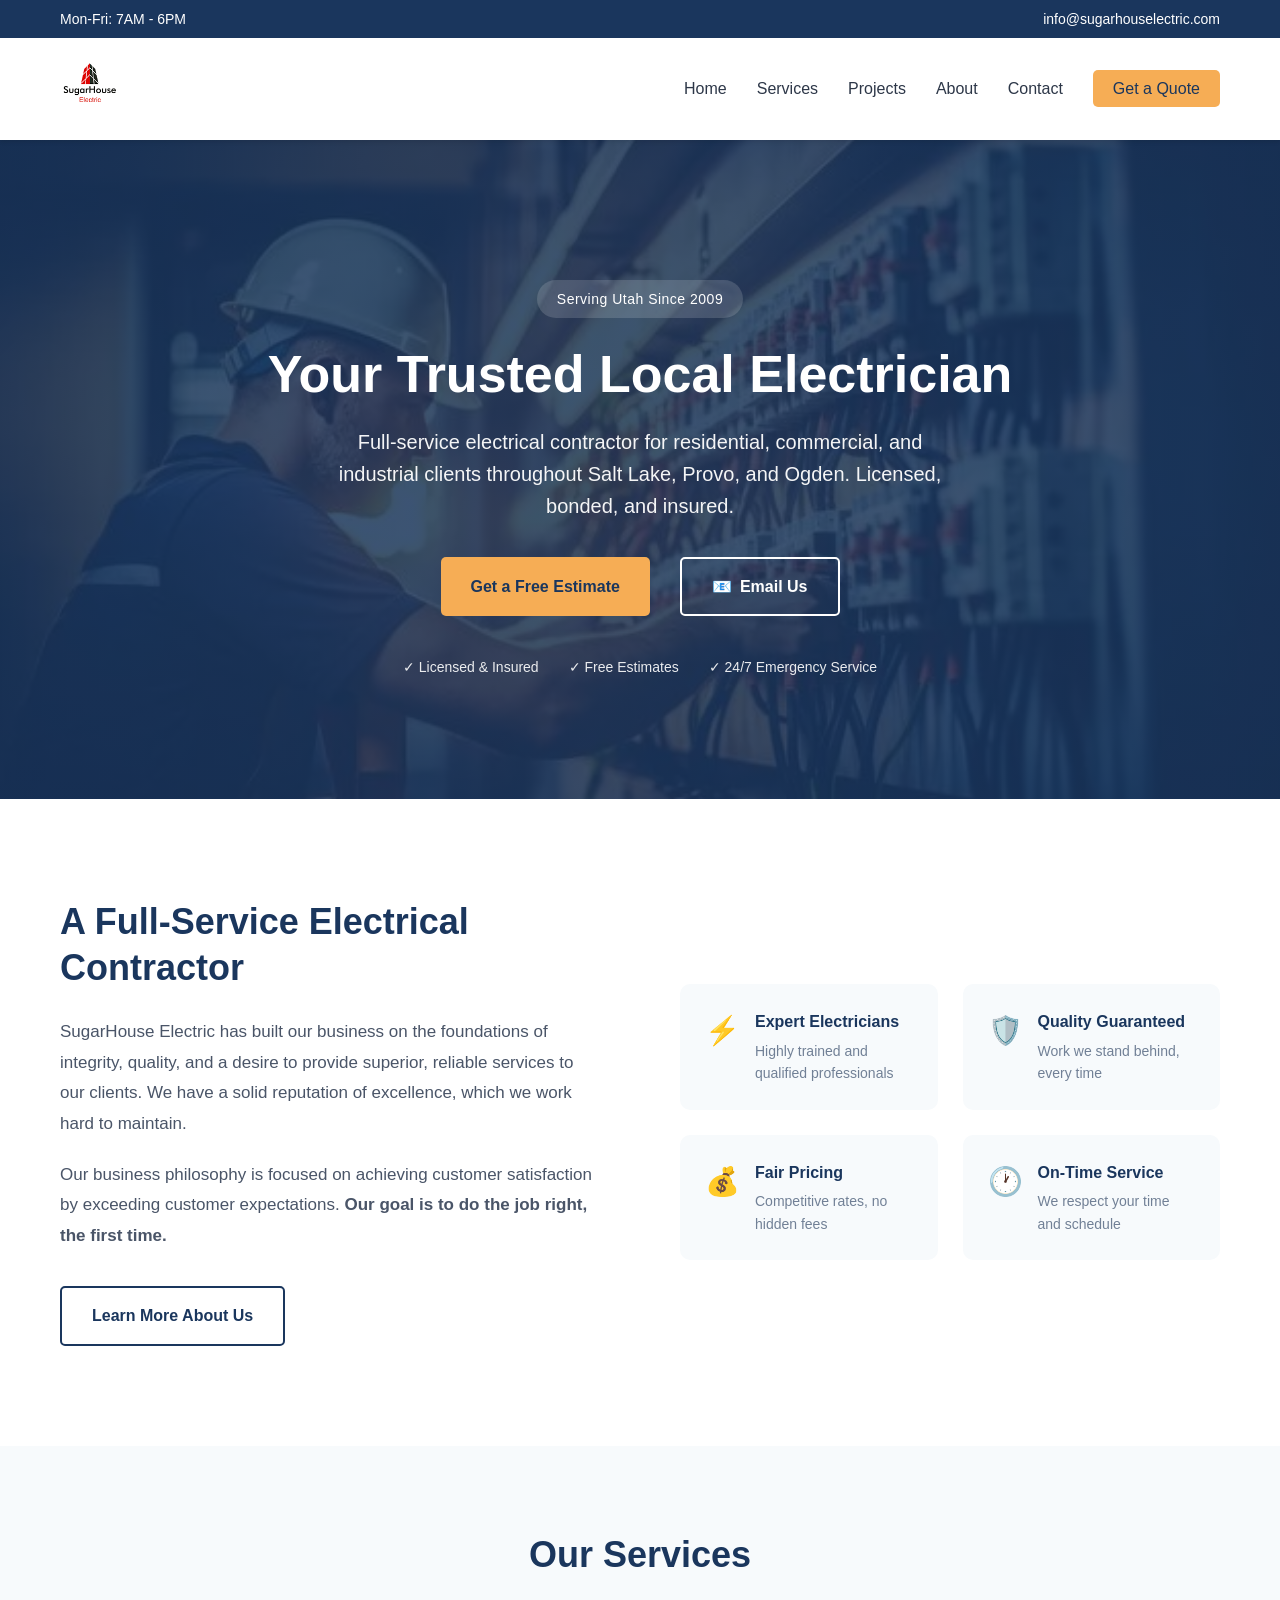
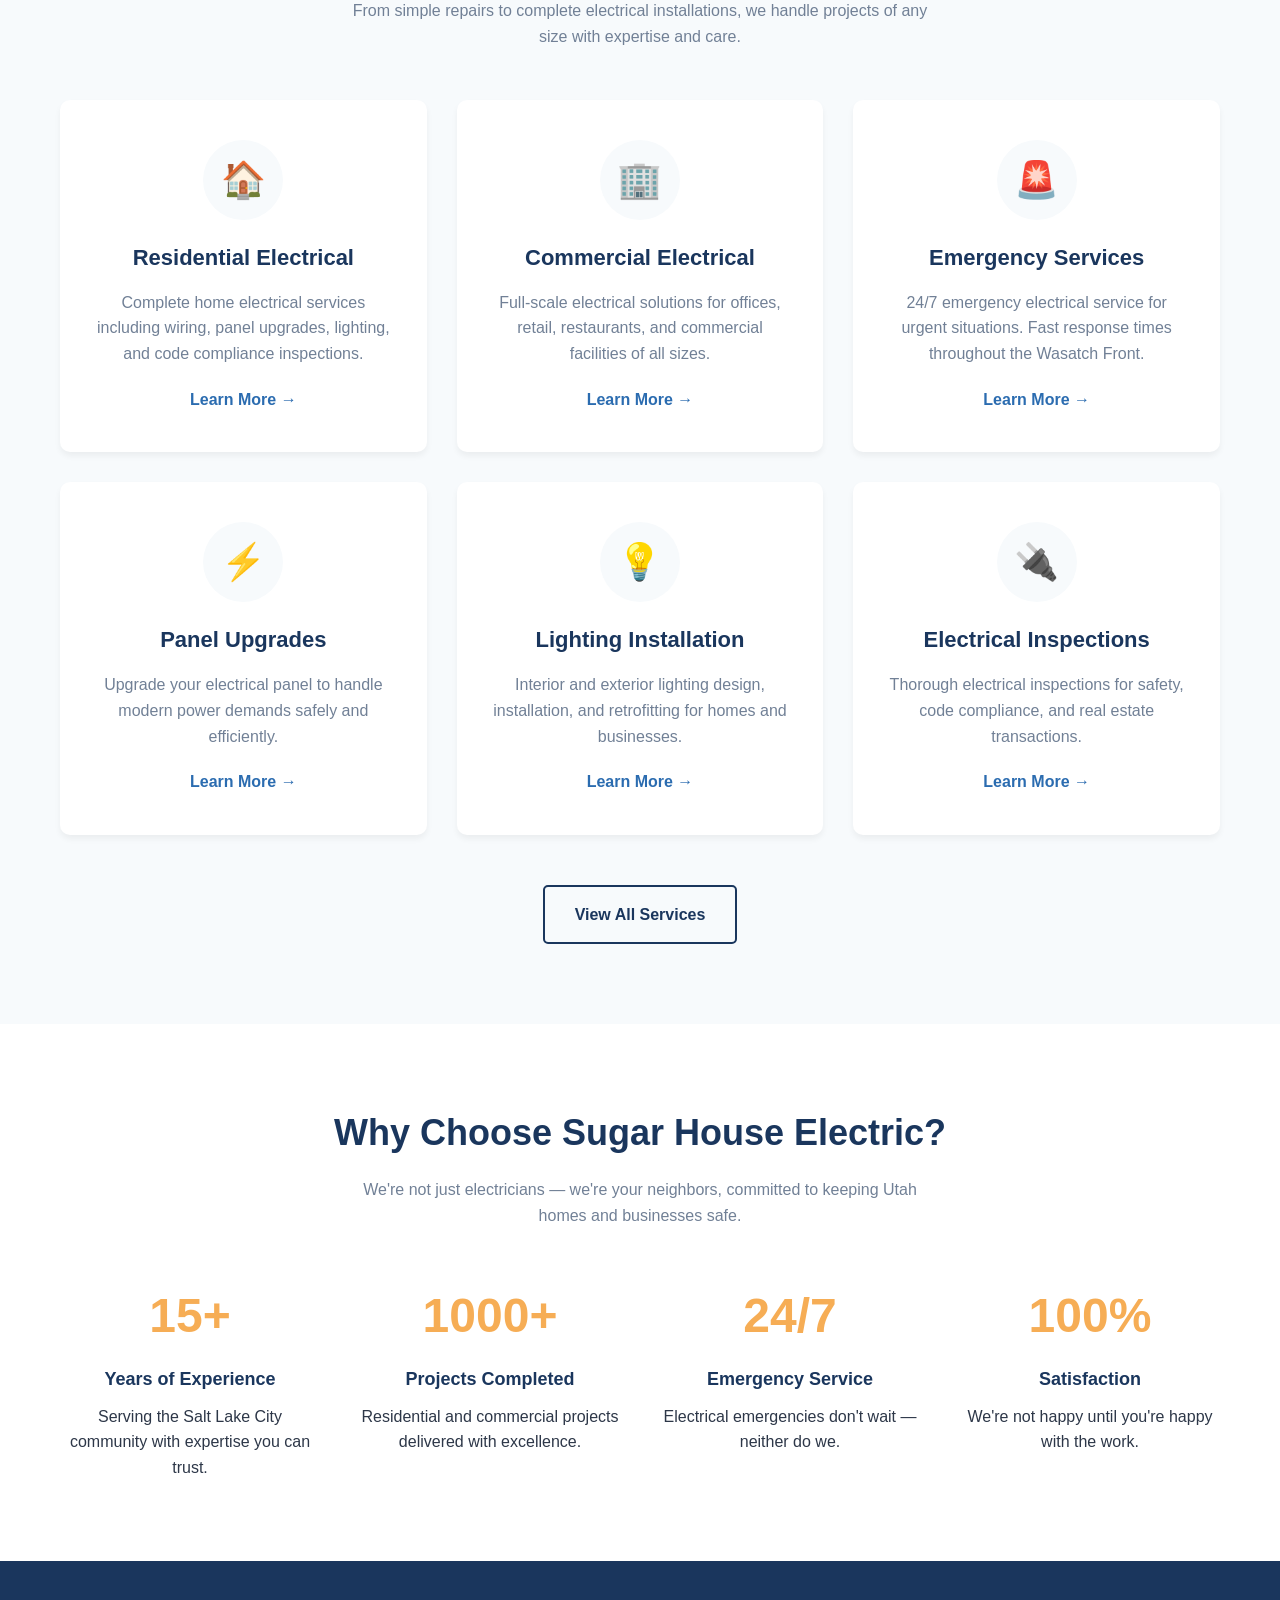
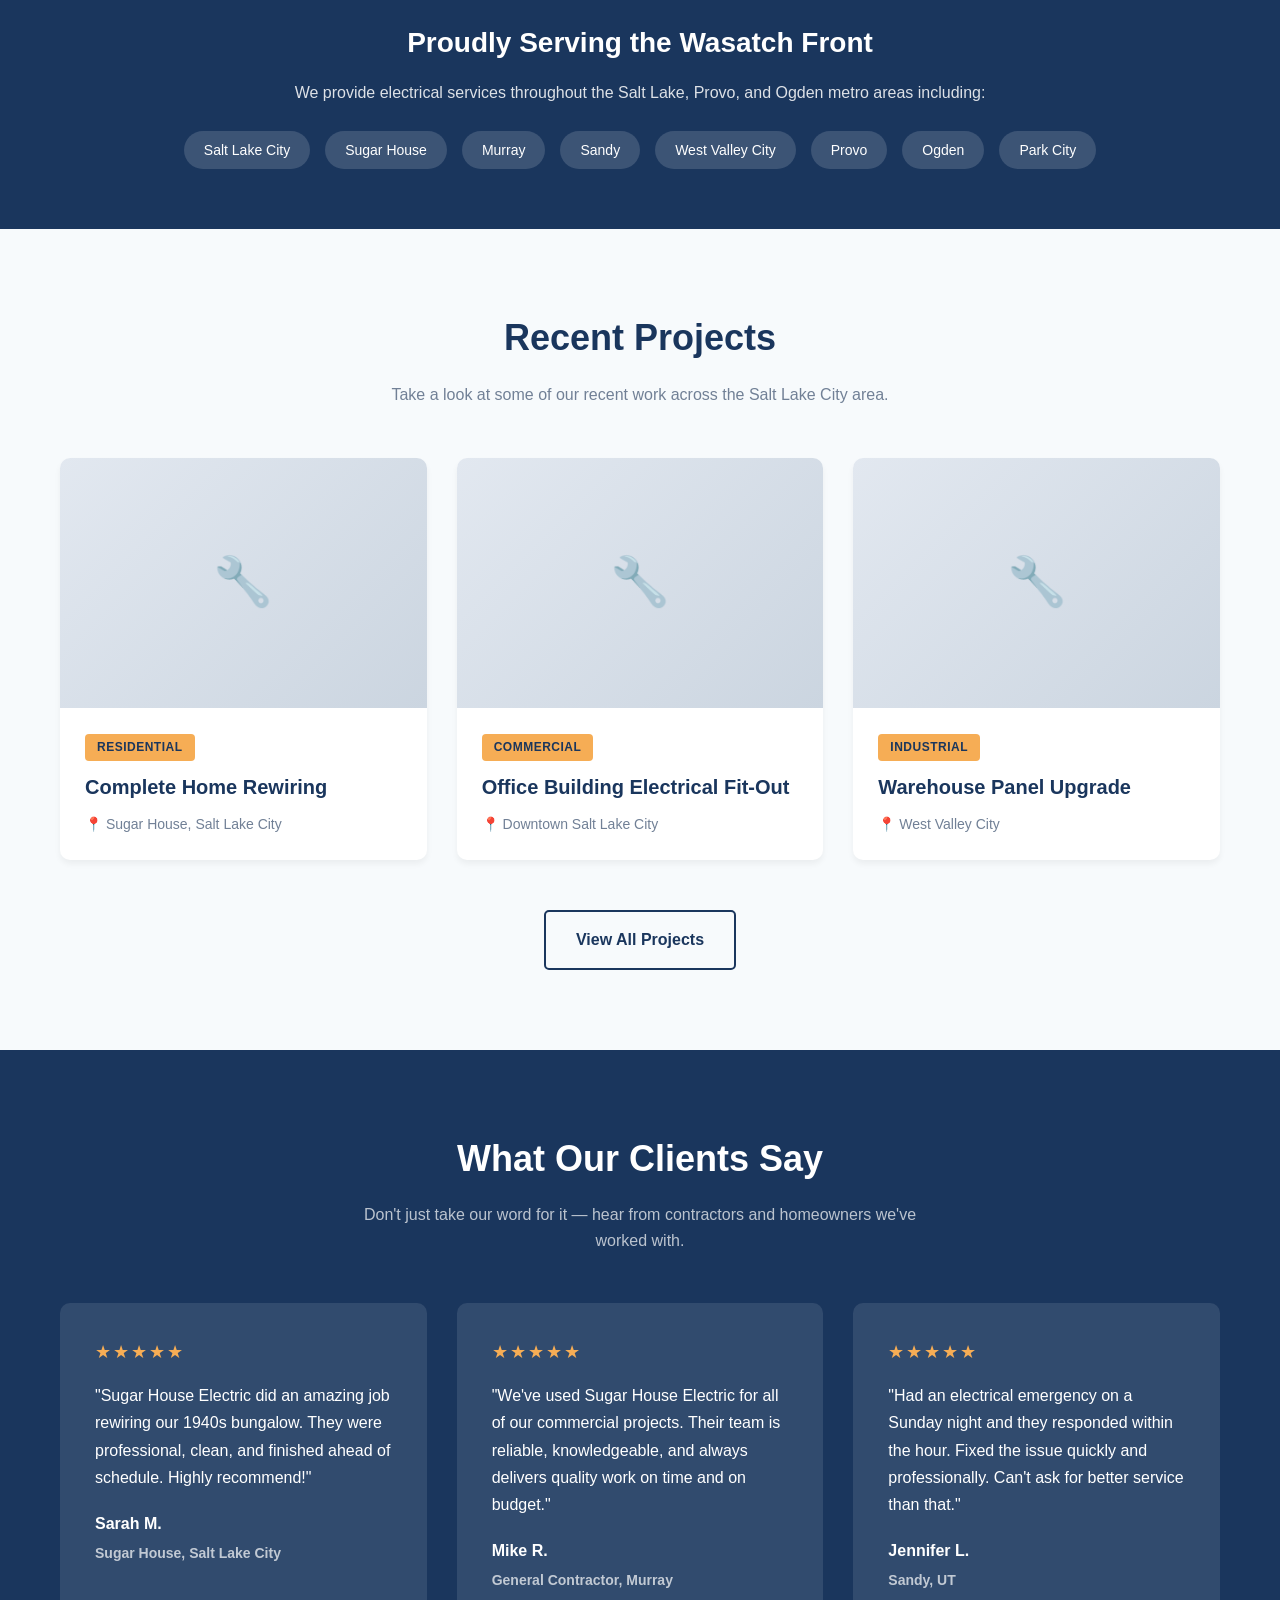
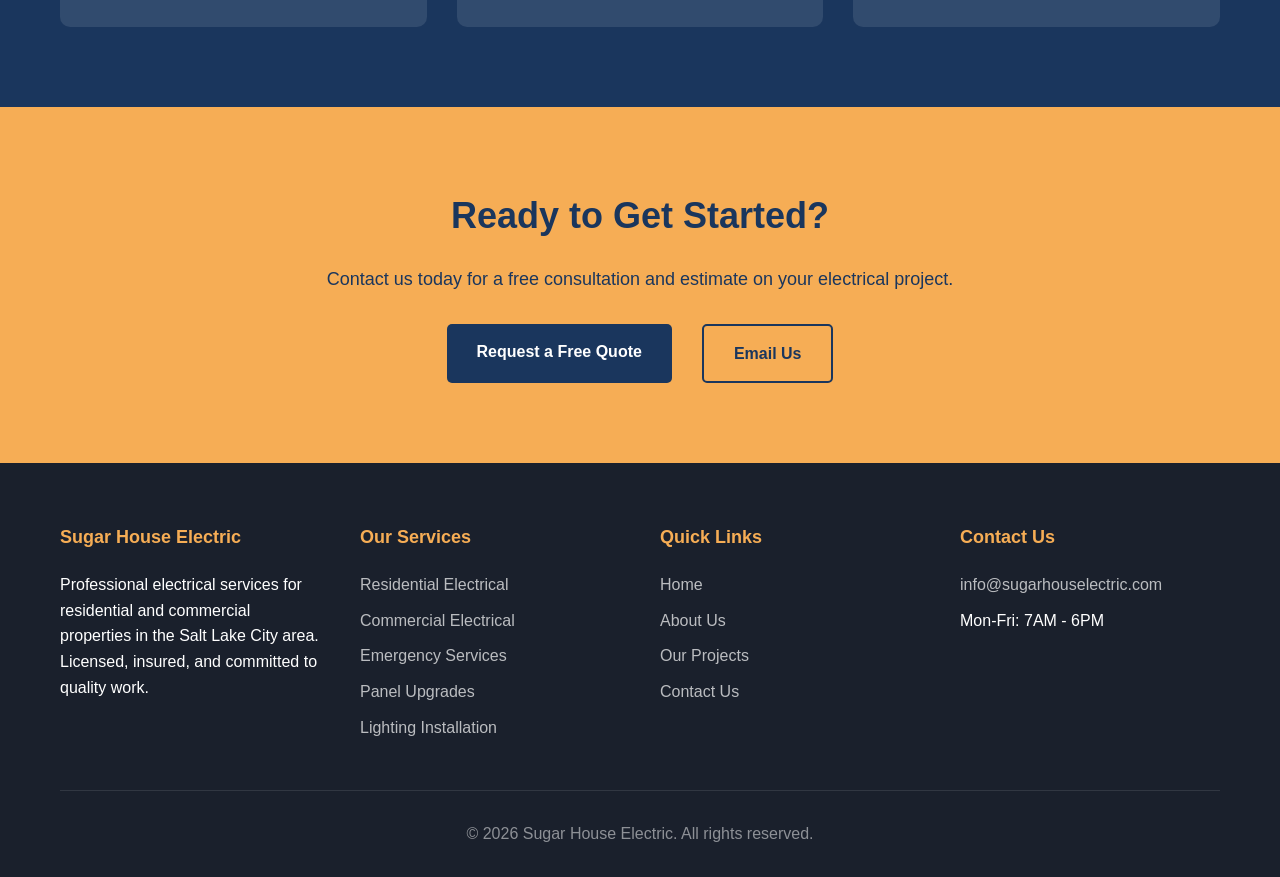
<file: docs/index.html>
<!DOCTYPE html>
<html lang="en">
<head>
    <meta charset="UTF-8">
    <meta name="viewport" content="width=device-width, initial-scale=1.0">
    <title>Sugar House Electric - Your Trusted Local Electrician</title>
    <meta name="description" content="Full-service electrical contractor for residential, commercial, and industrial clients throughout Salt Lake, Provo, and Ogden. Licensed, bonded, and insured.">
    <link rel="stylesheet" href="assets/css/style.css">
</head>
<body>

<header class="site-header">
    <div class="header-top">
        <div class="container">
            <div class="header-top-left">
                <span>Mon-Fri: 7AM - 6PM</span>
            </div>
            <div class="header-top-right">
                <a href="mailto:info@sugarhouselectric.com">info@sugarhouselectric.com</a>
            </div>
        </div>
    </div>

    <div class="header-main">
        <div class="container">
            <a href="index.html" class="site-logo">
                <img src="assets/images/logo.png" alt="Sugar House Electric" style="height: 60px; width: auto;">
            </a>

            <button class="menu-toggle" aria-label="Toggle navigation">
                &#9776;
            </button>

            <nav class="main-nav">
                <ul>
                    <li><a href="index.html">Home</a></li>
                    <li><a href="services.html">Services</a></li>
                    <li><a href="projects.html">Projects</a></li>
                    <li><a href="about.html">About</a></li>
                    <li><a href="contact.html">Contact</a></li>
                    <li><a href="contact.html" class="nav-cta">Get a Quote</a></li>
                </ul>
            </nav>
        </div>
    </div>
</header>

<main>
    <!-- Hero Section -->
    <section class="hero">
        <div class="container">
            <div class="hero-badge">Serving Utah Since 2009</div>
            <h1>Your Trusted Local Electrician</h1>
            <p>Full-service electrical contractor for residential, commercial, and industrial clients throughout Salt Lake, Provo, and Ogden. Licensed, bonded, and insured.</p>
            <div class="hero-buttons">
                <a href="contact.html" class="btn btn-primary">Get a Free Estimate</a>
                <a href="mailto:info@sugarhouselectric.com" class="btn btn-secondary">
                    <span class="btn-icon">&#x1F4E7;</span> Email Us
                </a>
            </div>
            <div class="hero-trust">
                <span>&#x2713; Licensed &amp; Insured</span>
                <span>&#x2713; Free Estimates</span>
                <span>&#x2713; 24/7 Emergency Service</span>
            </div>
        </div>
    </section>

    <!-- Intro Section -->
    <section class="intro">
        <div class="container">
            <div class="intro-grid">
                <div class="intro-content">
                    <h2>A Full-Service Electrical Contractor</h2>
                    <p>SugarHouse Electric has built our business on the foundations of integrity, quality, and a desire to provide superior, reliable services to our clients. We have a solid reputation of excellence, which we work hard to maintain.</p>
                    <p>Our business philosophy is focused on achieving customer satisfaction by exceeding customer expectations. <strong>Our goal is to do the job right, the first time.</strong></p>
                    <a href="about.html" class="btn btn-outline">Learn More About Us</a>
                </div>
                <div class="intro-features">
                    <div class="feature-item">
                        <div class="feature-icon">&#x26A1;</div>
                        <div class="feature-text">
                            <h4>Expert Electricians</h4>
                            <p>Highly trained and qualified professionals</p>
                        </div>
                    </div>
                    <div class="feature-item">
                        <div class="feature-icon">&#x1F6E1;&#xFE0F;</div>
                        <div class="feature-text">
                            <h4>Quality Guaranteed</h4>
                            <p>Work we stand behind, every time</p>
                        </div>
                    </div>
                    <div class="feature-item">
                        <div class="feature-icon">&#x1F4B0;</div>
                        <div class="feature-text">
                            <h4>Fair Pricing</h4>
                            <p>Competitive rates, no hidden fees</p>
                        </div>
                    </div>
                    <div class="feature-item">
                        <div class="feature-icon">&#x1F550;</div>
                        <div class="feature-text">
                            <h4>On-Time Service</h4>
                            <p>We respect your time and schedule</p>
                        </div>
                    </div>
                </div>
            </div>
        </div>
    </section>

    <!-- Services Section -->
    <section class="services">
        <div class="container">
            <div class="section-title">
                <h2>Our Services</h2>
                <p>From simple repairs to complete electrical installations, we handle projects of any size with expertise and care.</p>
            </div>

            <div class="services-grid">
                <div class="service-card">
                    <div class="icon">&#x1F3E0;</div>
                    <h3>Residential Electrical</h3>
                    <p>Complete home electrical services including wiring, panel upgrades, lighting, and code compliance inspections.</p>
                    <a href="services.html" class="learn-more">Learn More &rarr;</a>
                </div>
                <div class="service-card">
                    <div class="icon">&#x1F3E2;</div>
                    <h3>Commercial Electrical</h3>
                    <p>Full-scale electrical solutions for offices, retail, restaurants, and commercial facilities of all sizes.</p>
                    <a href="services.html" class="learn-more">Learn More &rarr;</a>
                </div>
                <div class="service-card">
                    <div class="icon">&#x1F6A8;</div>
                    <h3>Emergency Services</h3>
                    <p>24/7 emergency electrical service for urgent situations. Fast response times throughout the Wasatch Front.</p>
                    <a href="services.html" class="learn-more">Learn More &rarr;</a>
                </div>
                <div class="service-card">
                    <div class="icon">&#x26A1;</div>
                    <h3>Panel Upgrades</h3>
                    <p>Upgrade your electrical panel to handle modern power demands safely and efficiently.</p>
                    <a href="services.html" class="learn-more">Learn More &rarr;</a>
                </div>
                <div class="service-card">
                    <div class="icon">&#x1F4A1;</div>
                    <h3>Lighting Installation</h3>
                    <p>Interior and exterior lighting design, installation, and retrofitting for homes and businesses.</p>
                    <a href="services.html" class="learn-more">Learn More &rarr;</a>
                </div>
                <div class="service-card">
                    <div class="icon">&#x1F50C;</div>
                    <h3>Electrical Inspections</h3>
                    <p>Thorough electrical inspections for safety, code compliance, and real estate transactions.</p>
                    <a href="services.html" class="learn-more">Learn More &rarr;</a>
                </div>
            </div>

            <div class="services-cta">
                <a href="services.html" class="btn btn-outline">View All Services</a>
            </div>
        </div>
    </section>

    <!-- Why Choose Us -->
    <section class="why-us">
        <div class="container">
            <div class="section-title">
                <h2>Why Choose Sugar House Electric?</h2>
                <p>We're not just electricians &mdash; we're your neighbors, committed to keeping Utah homes and businesses safe.</p>
            </div>

            <div class="why-us-grid">
                <div class="why-us-item">
                    <div class="number">15+</div>
                    <h3>Years of Experience</h3>
                    <p>Serving the Salt Lake City community with expertise you can trust.</p>
                </div>
                <div class="why-us-item">
                    <div class="number">1000+</div>
                    <h3>Projects Completed</h3>
                    <p>Residential and commercial projects delivered with excellence.</p>
                </div>
                <div class="why-us-item">
                    <div class="number">24/7</div>
                    <h3>Emergency Service</h3>
                    <p>Electrical emergencies don't wait &mdash; neither do we.</p>
                </div>
                <div class="why-us-item">
                    <div class="number">100%</div>
                    <h3>Satisfaction</h3>
                    <p>We're not happy until you're happy with the work.</p>
                </div>
            </div>
        </div>
    </section>

    <!-- Service Areas -->
    <section class="service-areas">
        <div class="container">
            <div class="areas-content">
                <h2>Proudly Serving the Wasatch Front</h2>
                <p>We provide electrical services throughout the Salt Lake, Provo, and Ogden metro areas including:</p>
                <div class="areas-list">
                    <span>Salt Lake City</span>
                    <span>Sugar House</span>
                    <span>Murray</span>
                    <span>Sandy</span>
                    <span>West Valley City</span>
                    <span>Provo</span>
                    <span>Ogden</span>
                    <span>Park City</span>
                </div>
            </div>
        </div>
    </section>

    <!-- Recent Projects -->
    <section class="projects">
        <div class="container">
            <div class="section-title">
                <h2>Recent Projects</h2>
                <p>Take a look at some of our recent work across the Salt Lake City area.</p>
            </div>

            <div class="projects-grid">
                <div class="project-card">
                    <a href="projects.html" class="project-placeholder">
                        <span class="project-placeholder-icon">&#x1F527;</span>
                    </a>
                    <div class="project-card-content">
                        <span class="project-type">Residential</span>
                        <h3><a href="projects.html">Complete Home Rewiring</a></h3>
                        <p class="project-location">&#x1F4CD; Sugar House, Salt Lake City</p>
                    </div>
                </div>
                <div class="project-card">
                    <a href="projects.html" class="project-placeholder">
                        <span class="project-placeholder-icon">&#x1F527;</span>
                    </a>
                    <div class="project-card-content">
                        <span class="project-type">Commercial</span>
                        <h3><a href="projects.html">Office Building Electrical Fit-Out</a></h3>
                        <p class="project-location">&#x1F4CD; Downtown Salt Lake City</p>
                    </div>
                </div>
                <div class="project-card">
                    <a href="projects.html" class="project-placeholder">
                        <span class="project-placeholder-icon">&#x1F527;</span>
                    </a>
                    <div class="project-card-content">
                        <span class="project-type">Industrial</span>
                        <h3><a href="projects.html">Warehouse Panel Upgrade</a></h3>
                        <p class="project-location">&#x1F4CD; West Valley City</p>
                    </div>
                </div>
            </div>

            <div class="projects-cta">
                <a href="projects.html" class="btn btn-outline">View All Projects</a>
            </div>
        </div>
    </section>

    <!-- Testimonials -->
    <section class="testimonials">
        <div class="container">
            <div class="section-title">
                <h2>What Our Clients Say</h2>
                <p>Don't just take our word for it &mdash; hear from contractors and homeowners we've worked with.</p>
            </div>

            <div class="testimonials-grid">
                <div class="testimonial-card">
                    <div class="testimonial-stars">&#9733;&#9733;&#9733;&#9733;&#9733;</div>
                    <blockquote>"Sugar House Electric did an amazing job rewiring our 1940s bungalow. They were professional, clean, and finished ahead of schedule. Highly recommend!"</blockquote>
                    <cite>
                        <strong>Sarah M.</strong>
                        <span>Sugar House, Salt Lake City</span>
                    </cite>
                </div>
                <div class="testimonial-card">
                    <div class="testimonial-stars">&#9733;&#9733;&#9733;&#9733;&#9733;</div>
                    <blockquote>"We've used Sugar House Electric for all of our commercial projects. Their team is reliable, knowledgeable, and always delivers quality work on time and on budget."</blockquote>
                    <cite>
                        <strong>Mike R.</strong>
                        <span>General Contractor, Murray</span>
                    </cite>
                </div>
                <div class="testimonial-card">
                    <div class="testimonial-stars">&#9733;&#9733;&#9733;&#9733;&#9733;</div>
                    <blockquote>"Had an electrical emergency on a Sunday night and they responded within the hour. Fixed the issue quickly and professionally. Can't ask for better service than that."</blockquote>
                    <cite>
                        <strong>Jennifer L.</strong>
                        <span>Sandy, UT</span>
                    </cite>
                </div>
            </div>
        </div>
    </section>

    <!-- CTA Section -->
    <section class="cta">
        <div class="container">
            <h2>Ready to Get Started?</h2>
            <p>Contact us today for a free consultation and estimate on your electrical project.</p>
            <div class="cta-buttons">
                <a href="contact.html" class="btn btn-primary">Request a Free Quote</a>
                <a href="mailto:info@sugarhouselectric.com" class="btn btn-secondary">Email Us</a>
            </div>
        </div>
    </section>
</main>

<footer class="site-footer">
    <div class="container">
        <div class="footer-grid">
            <div class="footer-col">
                <h4>Sugar House Electric</h4>
                <p>Professional electrical services for residential and commercial properties in the Salt Lake City area. Licensed, insured, and committed to quality work.</p>
            </div>

            <div class="footer-col">
                <h4>Our Services</h4>
                <ul>
                    <li><a href="services.html">Residential Electrical</a></li>
                    <li><a href="services.html">Commercial Electrical</a></li>
                    <li><a href="services.html">Emergency Services</a></li>
                    <li><a href="services.html">Panel Upgrades</a></li>
                    <li><a href="services.html">Lighting Installation</a></li>
                </ul>
            </div>

            <div class="footer-col">
                <h4>Quick Links</h4>
                <ul>
                    <li><a href="index.html">Home</a></li>
                    <li><a href="about.html">About Us</a></li>
                    <li><a href="projects.html">Our Projects</a></li>
                    <li><a href="contact.html">Contact Us</a></li>
                </ul>
            </div>

            <div class="footer-col">
                <h4>Contact Us</h4>
                <ul>
                    <li>
                        <a href="mailto:info@sugarhouselectric.com">info@sugarhouselectric.com</a>
                    </li>
                    <li>Mon-Fri: 7AM - 6PM</li>
                </ul>
            </div>
        </div>

        <div class="footer-bottom">
            <p>&copy; 2026 Sugar House Electric. All rights reserved.</p>
        </div>
    </div>
</footer>

<script src="assets/js/main.js"></script>
</body>
</html>
</file>
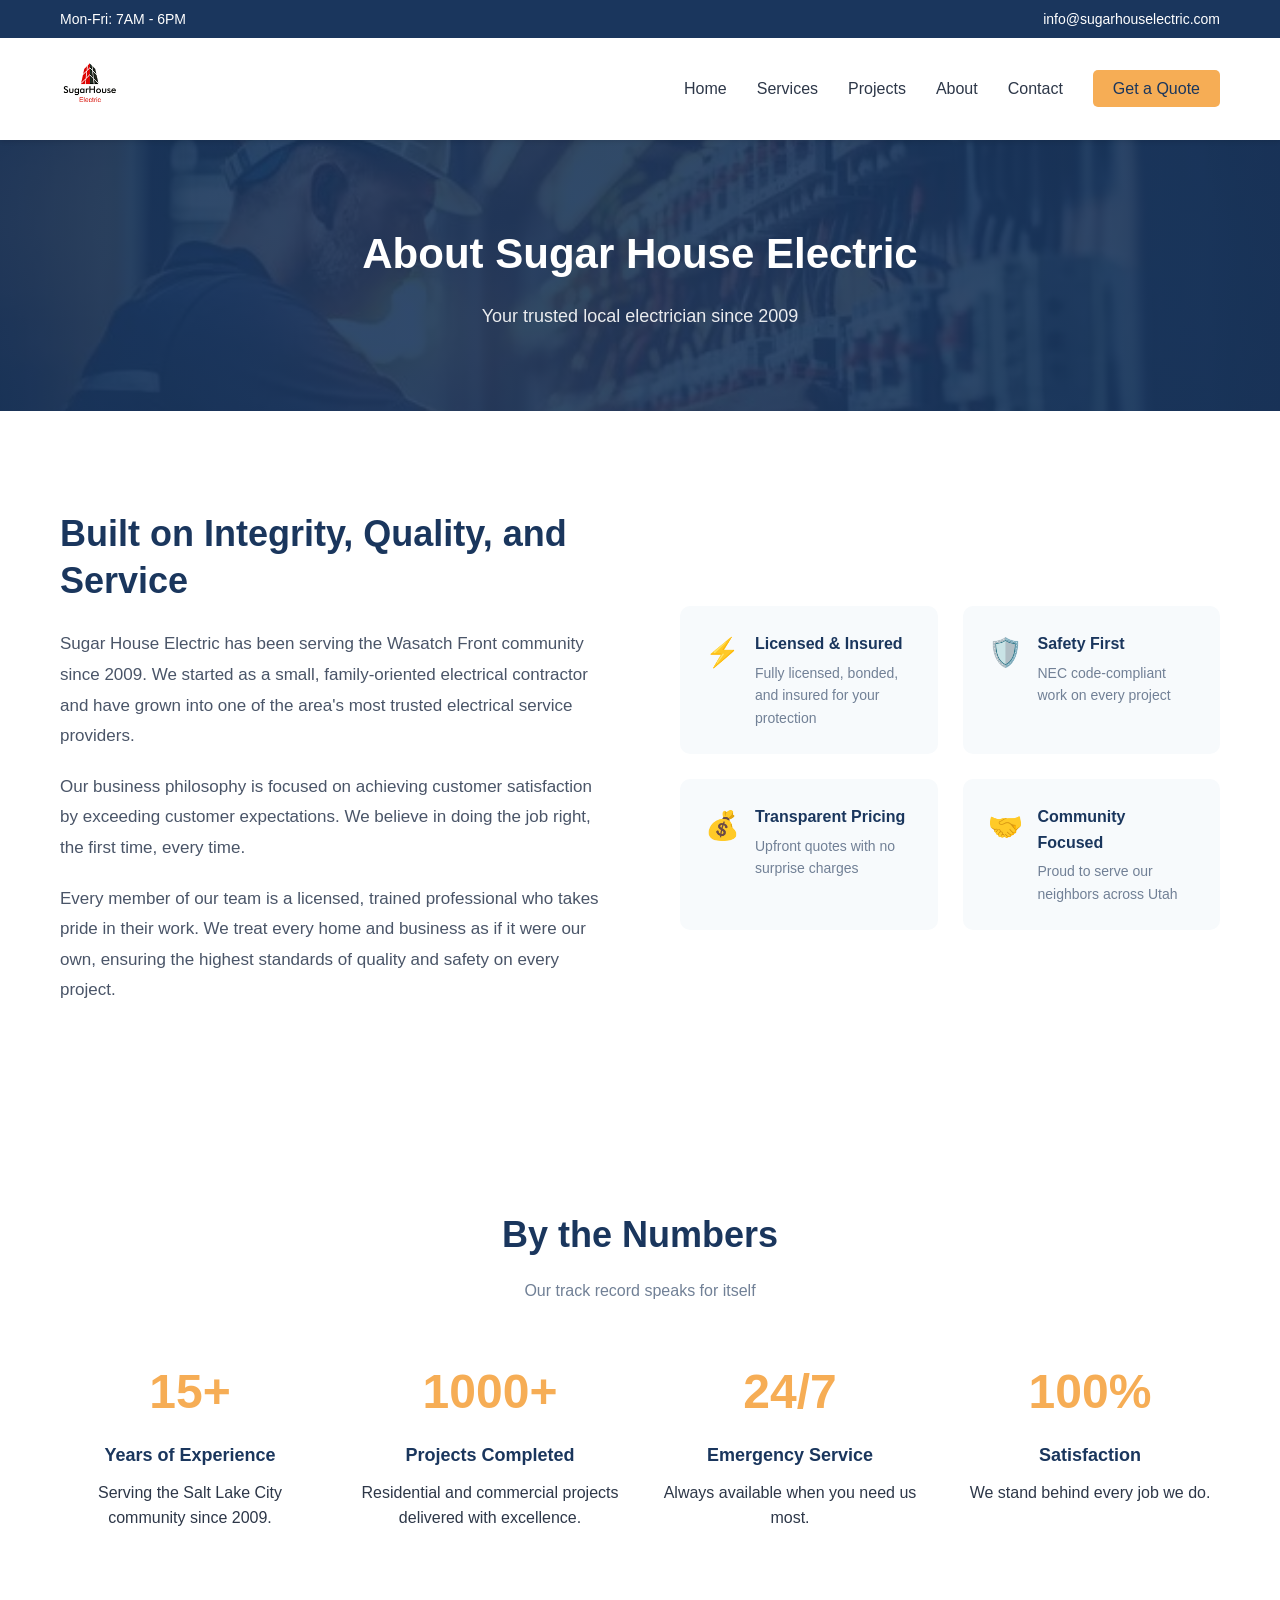
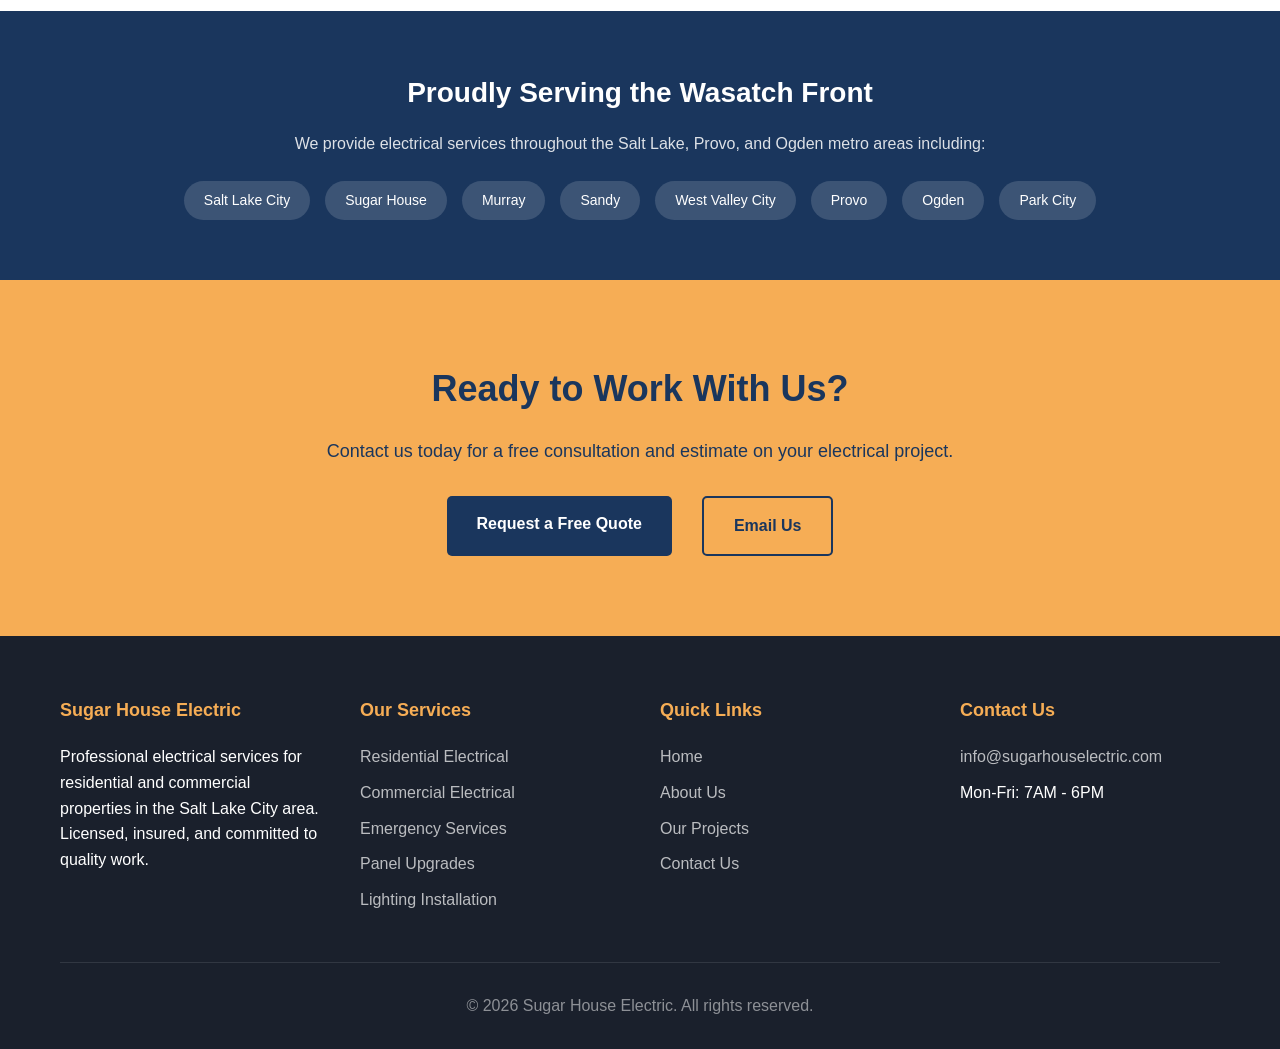
<file: docs/about.html>
<!DOCTYPE html>
<html lang="en">
<head>
    <meta charset="UTF-8">
    <meta name="viewport" content="width=device-width, initial-scale=1.0">
    <title>About Us - Sugar House Electric</title>
    <meta name="description" content="Learn about Sugar House Electric - your trusted local electrician serving the Wasatch Front since 2009.">
    <link rel="stylesheet" href="assets/css/style.css">
</head>
<body>

<header class="site-header">
    <div class="header-top">
        <div class="container">
            <div class="header-top-left">
                <span>Mon-Fri: 7AM - 6PM</span>
            </div>
            <div class="header-top-right">
                <a href="mailto:info@sugarhouselectric.com">info@sugarhouselectric.com</a>
            </div>
        </div>
    </div>
    <div class="header-main">
        <div class="container">
            <a href="index.html" class="site-logo">
                <img src="assets/images/logo.png" alt="Sugar House Electric" style="height: 60px; width: auto;">
            </a>
            <button class="menu-toggle" aria-label="Toggle navigation">&#9776;</button>
            <nav class="main-nav">
                <ul>
                    <li><a href="index.html">Home</a></li>
                    <li><a href="services.html">Services</a></li>
                    <li><a href="projects.html">Projects</a></li>
                    <li><a href="about.html">About</a></li>
                    <li><a href="contact.html">Contact</a></li>
                    <li><a href="contact.html" class="nav-cta">Get a Quote</a></li>
                </ul>
            </nav>
        </div>
    </div>
</header>

<main>
    <div class="page-header">
        <div class="container">
            <h1>About Sugar House Electric</h1>
            <p>Your trusted local electrician since 2009</p>
        </div>
    </div>

    <section class="intro">
        <div class="container">
            <div class="intro-grid">
                <div class="intro-content">
                    <h2>Built on Integrity, Quality, and Service</h2>
                    <p>Sugar House Electric has been serving the Wasatch Front community since 2009. We started as a small, family-oriented electrical contractor and have grown into one of the area's most trusted electrical service providers.</p>
                    <p>Our business philosophy is focused on achieving customer satisfaction by exceeding customer expectations. We believe in doing the job right, the first time, every time.</p>
                    <p>Every member of our team is a licensed, trained professional who takes pride in their work. We treat every home and business as if it were our own, ensuring the highest standards of quality and safety on every project.</p>
                </div>
                <div class="intro-features">
                    <div class="feature-item">
                        <div class="feature-icon">&#x26A1;</div>
                        <div class="feature-text">
                            <h4>Licensed &amp; Insured</h4>
                            <p>Fully licensed, bonded, and insured for your protection</p>
                        </div>
                    </div>
                    <div class="feature-item">
                        <div class="feature-icon">&#x1F6E1;&#xFE0F;</div>
                        <div class="feature-text">
                            <h4>Safety First</h4>
                            <p>NEC code-compliant work on every project</p>
                        </div>
                    </div>
                    <div class="feature-item">
                        <div class="feature-icon">&#x1F4B0;</div>
                        <div class="feature-text">
                            <h4>Transparent Pricing</h4>
                            <p>Upfront quotes with no surprise charges</p>
                        </div>
                    </div>
                    <div class="feature-item">
                        <div class="feature-icon">&#x1F91D;</div>
                        <div class="feature-text">
                            <h4>Community Focused</h4>
                            <p>Proud to serve our neighbors across Utah</p>
                        </div>
                    </div>
                </div>
            </div>
        </div>
    </section>

    <section class="why-us">
        <div class="container">
            <div class="section-title">
                <h2>By the Numbers</h2>
                <p>Our track record speaks for itself</p>
            </div>
            <div class="why-us-grid">
                <div class="why-us-item">
                    <div class="number">15+</div>
                    <h3>Years of Experience</h3>
                    <p>Serving the Salt Lake City community since 2009.</p>
                </div>
                <div class="why-us-item">
                    <div class="number">1000+</div>
                    <h3>Projects Completed</h3>
                    <p>Residential and commercial projects delivered with excellence.</p>
                </div>
                <div class="why-us-item">
                    <div class="number">24/7</div>
                    <h3>Emergency Service</h3>
                    <p>Always available when you need us most.</p>
                </div>
                <div class="why-us-item">
                    <div class="number">100%</div>
                    <h3>Satisfaction</h3>
                    <p>We stand behind every job we do.</p>
                </div>
            </div>
        </div>
    </section>

    <section class="service-areas">
        <div class="container">
            <div class="areas-content">
                <h2>Proudly Serving the Wasatch Front</h2>
                <p>We provide electrical services throughout the Salt Lake, Provo, and Ogden metro areas including:</p>
                <div class="areas-list">
                    <span>Salt Lake City</span>
                    <span>Sugar House</span>
                    <span>Murray</span>
                    <span>Sandy</span>
                    <span>West Valley City</span>
                    <span>Provo</span>
                    <span>Ogden</span>
                    <span>Park City</span>
                </div>
            </div>
        </div>
    </section>

    <section class="cta">
        <div class="container">
            <h2>Ready to Work With Us?</h2>
            <p>Contact us today for a free consultation and estimate on your electrical project.</p>
            <div class="cta-buttons">
                <a href="contact.html" class="btn btn-primary">Request a Free Quote</a>
                <a href="mailto:info@sugarhouselectric.com" class="btn btn-secondary">Email Us</a>
            </div>
        </div>
    </section>
</main>

<footer class="site-footer">
    <div class="container">
        <div class="footer-grid">
            <div class="footer-col">
                <h4>Sugar House Electric</h4>
                <p>Professional electrical services for residential and commercial properties in the Salt Lake City area. Licensed, insured, and committed to quality work.</p>
            </div>
            <div class="footer-col">
                <h4>Our Services</h4>
                <ul>
                    <li><a href="services.html">Residential Electrical</a></li>
                    <li><a href="services.html">Commercial Electrical</a></li>
                    <li><a href="services.html">Emergency Services</a></li>
                    <li><a href="services.html">Panel Upgrades</a></li>
                    <li><a href="services.html">Lighting Installation</a></li>
                </ul>
            </div>
            <div class="footer-col">
                <h4>Quick Links</h4>
                <ul>
                    <li><a href="index.html">Home</a></li>
                    <li><a href="about.html">About Us</a></li>
                    <li><a href="projects.html">Our Projects</a></li>
                    <li><a href="contact.html">Contact Us</a></li>
                </ul>
            </div>
            <div class="footer-col">
                <h4>Contact Us</h4>
                <ul>
                    <li><a href="mailto:info@sugarhouselectric.com">info@sugarhouselectric.com</a></li>
                    <li>Mon-Fri: 7AM - 6PM</li>
                </ul>
            </div>
        </div>
        <div class="footer-bottom">
            <p>&copy; 2026 Sugar House Electric. All rights reserved.</p>
        </div>
    </div>
</footer>

<script src="assets/js/main.js"></script>
</body>
</html>
</file>
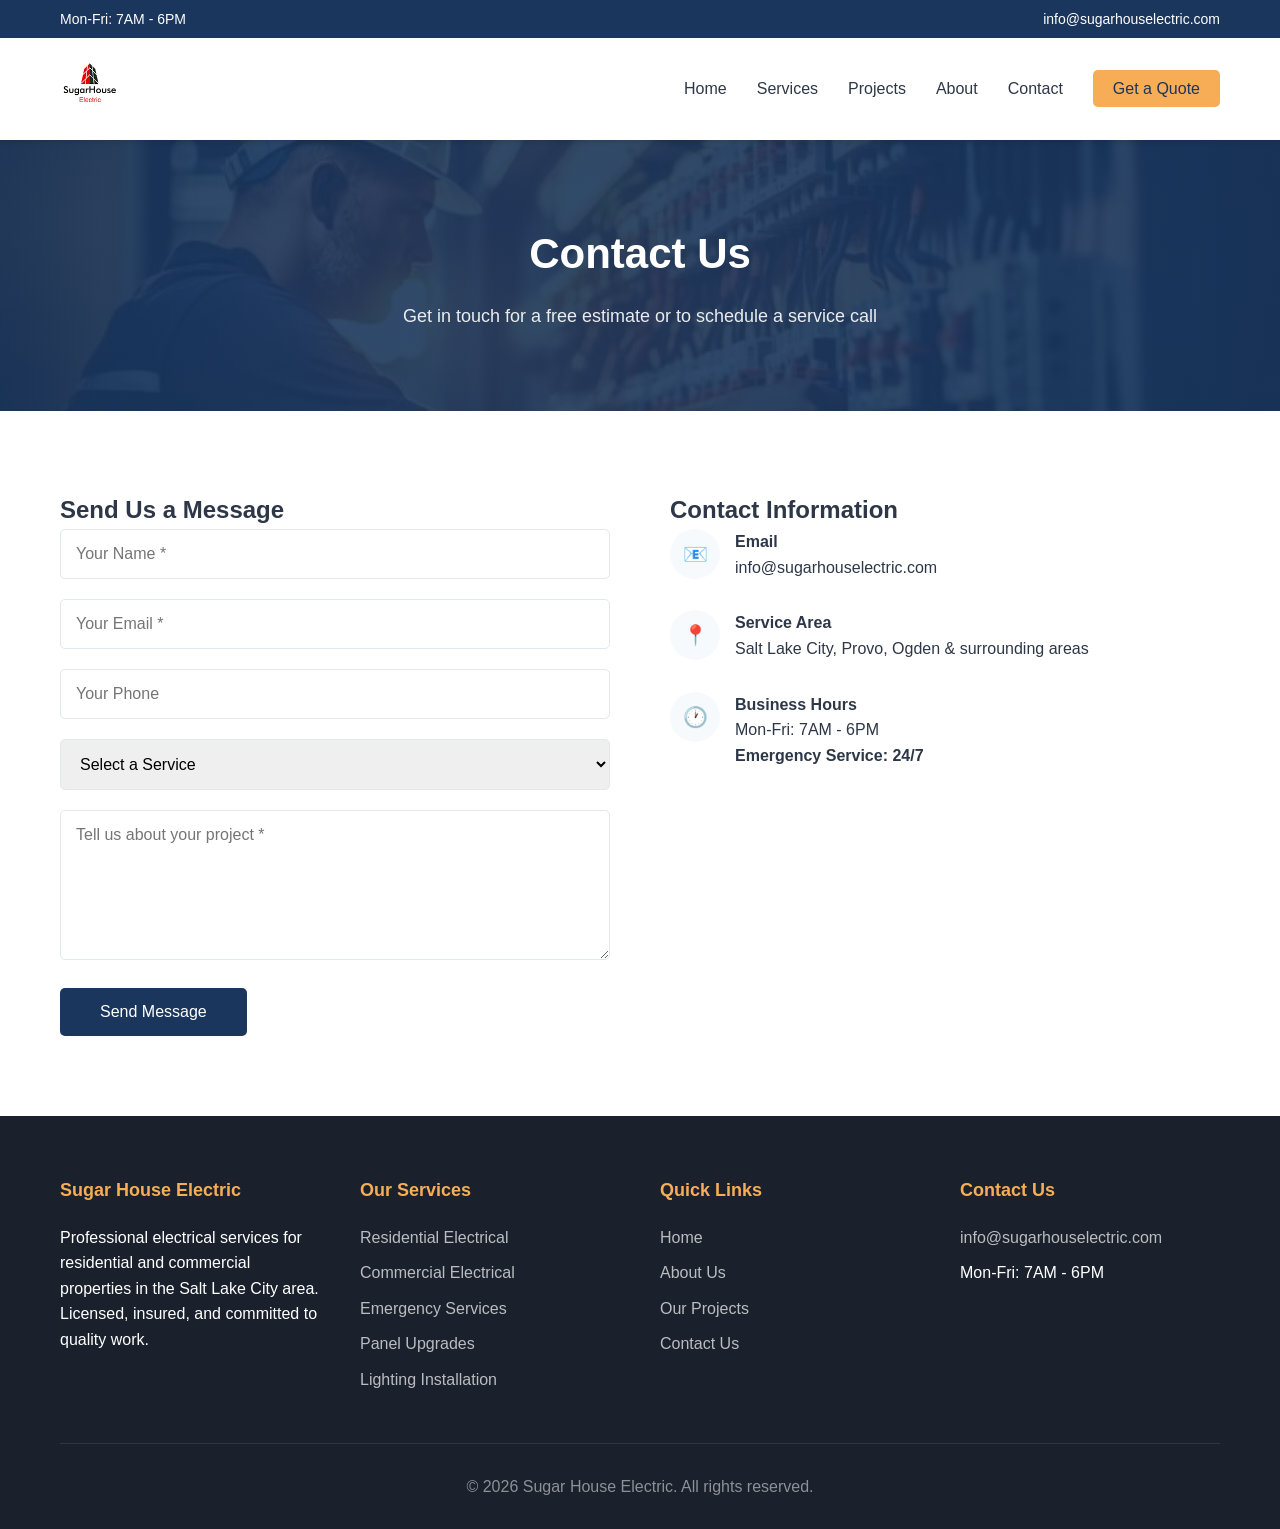
<file: docs/contact.html>
<!DOCTYPE html>
<html lang="en">
<head>
    <meta charset="UTF-8">
    <meta name="viewport" content="width=device-width, initial-scale=1.0">
    <title>Contact Us - Sugar House Electric</title>
    <meta name="description" content="Get in touch with Sugar House Electric for a free estimate or to schedule a service call.">
    <link rel="stylesheet" href="assets/css/style.css">
</head>
<body>

<header class="site-header">
    <div class="header-top">
        <div class="container">
            <div class="header-top-left">
                <span>Mon-Fri: 7AM - 6PM</span>
            </div>
            <div class="header-top-right">
                <a href="mailto:info@sugarhouselectric.com">info@sugarhouselectric.com</a>
            </div>
        </div>
    </div>
    <div class="header-main">
        <div class="container">
            <a href="index.html" class="site-logo">
                <img src="assets/images/logo.png" alt="Sugar House Electric" style="height: 60px; width: auto;">
            </a>
            <button class="menu-toggle" aria-label="Toggle navigation">&#9776;</button>
            <nav class="main-nav">
                <ul>
                    <li><a href="index.html">Home</a></li>
                    <li><a href="services.html">Services</a></li>
                    <li><a href="projects.html">Projects</a></li>
                    <li><a href="about.html">About</a></li>
                    <li><a href="contact.html">Contact</a></li>
                    <li><a href="contact.html" class="nav-cta">Get a Quote</a></li>
                </ul>
            </nav>
        </div>
    </div>
</header>

<main>
    <div class="page-header">
        <div class="container">
            <h1>Contact Us</h1>
            <p>Get in touch for a free estimate or to schedule a service call</p>
        </div>
    </div>

    <section class="contact-section">
        <div class="container">
            <div class="contact-grid">
                <div class="contact-form-wrapper">
                    <h2>Send Us a Message</h2>
                    <form class="contact-form" id="contact-form" action="https://formspree.io/info@sugarhouselectric.com" method="POST">
                        <input type="text" name="name" placeholder="Your Name *" required>
                        <input type="email" name="_replyto" placeholder="Your Email *" required>
                        <input type="text" name="_gotcha" style="display:none">
                        <input type="tel" name="phone" placeholder="Your Phone">
                        <select name="service">
                            <option value="">Select a Service</option>
                            <option value="residential">Residential Electrical</option>
                            <option value="commercial">Commercial Electrical</option>
                            <option value="emergency">Emergency Service</option>
                            <option value="panel">Panel Upgrade</option>
                            <option value="lighting">Lighting Installation</option>
                            <option value="other">Other</option>
                        </select>
                        <textarea name="message" placeholder="Tell us about your project *" required></textarea>
                        <input type="hidden" name="_subject" value="New Contact Form Submission - Sugar House Electric">
                        <button type="submit" id="form-submit-btn">Send Message</button>
                    </form>
                    <div id="form-status" style="display:none; padding: 20px; border-radius: 5px; margin-top: 15px;"></div>
                </div>

                <div class="contact-info-wrapper">
                    <h2>Contact Information</h2>

                    <div class="contact-info-item">
                        <div class="icon">&#x1F4E7;</div>
                        <div>
                            <h4>Email</h4>
                            <a href="mailto:info@sugarhouselectric.com">info@sugarhouselectric.com</a>
                        </div>
                    </div>

                    <div class="contact-info-item">
                        <div class="icon">&#x1F4CD;</div>
                        <div>
                            <h4>Service Area</h4>
                            <p>Salt Lake City, Provo, Ogden &amp; surrounding areas</p>
                        </div>
                    </div>

                    <div class="contact-info-item">
                        <div class="icon">&#x1F550;</div>
                        <div>
                            <h4>Business Hours</h4>
                            <p>Mon-Fri: 7AM - 6PM</p>
                            <p><strong>Emergency Service: 24/7</strong></p>
                        </div>
                    </div>
                </div>
            </div>
        </div>
    </section>
</main>

<footer class="site-footer">
    <div class="container">
        <div class="footer-grid">
            <div class="footer-col">
                <h4>Sugar House Electric</h4>
                <p>Professional electrical services for residential and commercial properties in the Salt Lake City area. Licensed, insured, and committed to quality work.</p>
            </div>
            <div class="footer-col">
                <h4>Our Services</h4>
                <ul>
                    <li><a href="services.html">Residential Electrical</a></li>
                    <li><a href="services.html">Commercial Electrical</a></li>
                    <li><a href="services.html">Emergency Services</a></li>
                    <li><a href="services.html">Panel Upgrades</a></li>
                    <li><a href="services.html">Lighting Installation</a></li>
                </ul>
            </div>
            <div class="footer-col">
                <h4>Quick Links</h4>
                <ul>
                    <li><a href="index.html">Home</a></li>
                    <li><a href="about.html">About Us</a></li>
                    <li><a href="projects.html">Our Projects</a></li>
                    <li><a href="contact.html">Contact Us</a></li>
                </ul>
            </div>
            <div class="footer-col">
                <h4>Contact Us</h4>
                <ul>
                    <li><a href="mailto:info@sugarhouselectric.com">info@sugarhouselectric.com</a></li>
                    <li>Mon-Fri: 7AM - 6PM</li>
                </ul>
            </div>
        </div>
        <div class="footer-bottom">
            <p>&copy; 2026 Sugar House Electric. All rights reserved.</p>
        </div>
    </div>
</footer>

<script src="assets/js/main.js"></script>
<script>
(function() {
    var form = document.getElementById('contact-form');
    var statusEl = document.getElementById('form-status');
    var submitBtn = document.getElementById('form-submit-btn');

    function showStatus(success) {
        statusEl.style.display = 'block';
        while (statusEl.firstChild) statusEl.removeChild(statusEl.firstChild);
        if (success) {
            statusEl.style.background = '#d4edda';
            statusEl.style.color = '#155724';
            var b = document.createElement('strong');
            b.textContent = 'Thank you! ';
            statusEl.appendChild(b);
            statusEl.appendChild(document.createTextNode('Your message has been sent. We\'ll get back to you within 24 hours.'));
        } else {
            statusEl.style.background = '#f8d7da';
            statusEl.style.color = '#721c24';
            var b2 = document.createElement('strong');
            b2.textContent = 'Oops! ';
            statusEl.appendChild(b2);
            statusEl.appendChild(document.createTextNode('Something went wrong. Please email us directly at '));
            var a = document.createElement('a');
            a.href = 'mailto:info@sugarhouselectric.com';
            a.textContent = 'info@sugarhouselectric.com';
            statusEl.appendChild(a);
            statusEl.appendChild(document.createTextNode('.'));
        }
    }

    form.addEventListener('submit', function(e) {
        e.preventDefault();
        submitBtn.disabled = true;
        submitBtn.textContent = 'Sending...';
        statusEl.style.display = 'none';

        var formData = new FormData(form);

        fetch(form.action, {
            method: 'POST',
            body: formData,
            headers: { 'Accept': 'application/json' }
        }).then(function(response) {
            if (response.ok) {
                showStatus(true);
                form.reset();
            } else {
                throw new Error('Form submission failed');
            }
        }).catch(function() {
            showStatus(false);
        }).finally(function() {
            submitBtn.disabled = false;
            submitBtn.textContent = 'Send Message';
        });
    });
})();
</script>
</body>
</html>
</file>
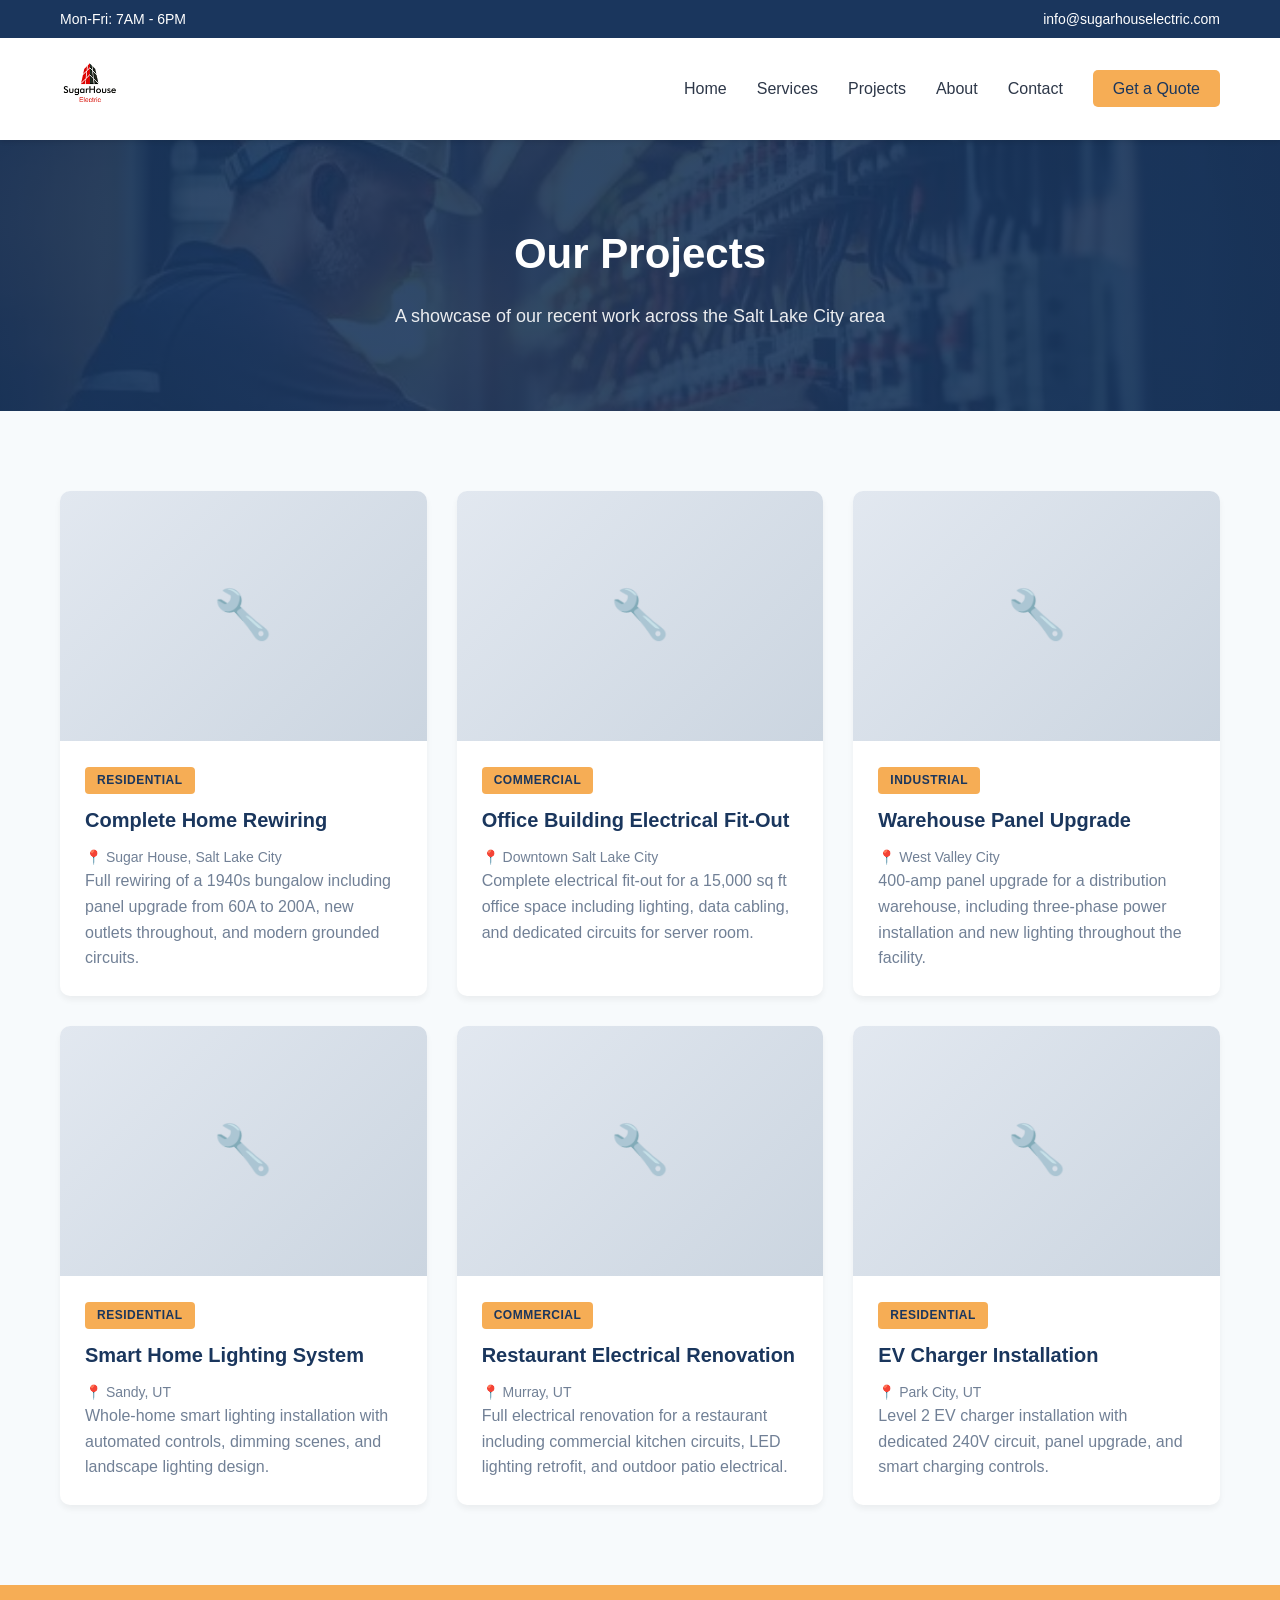
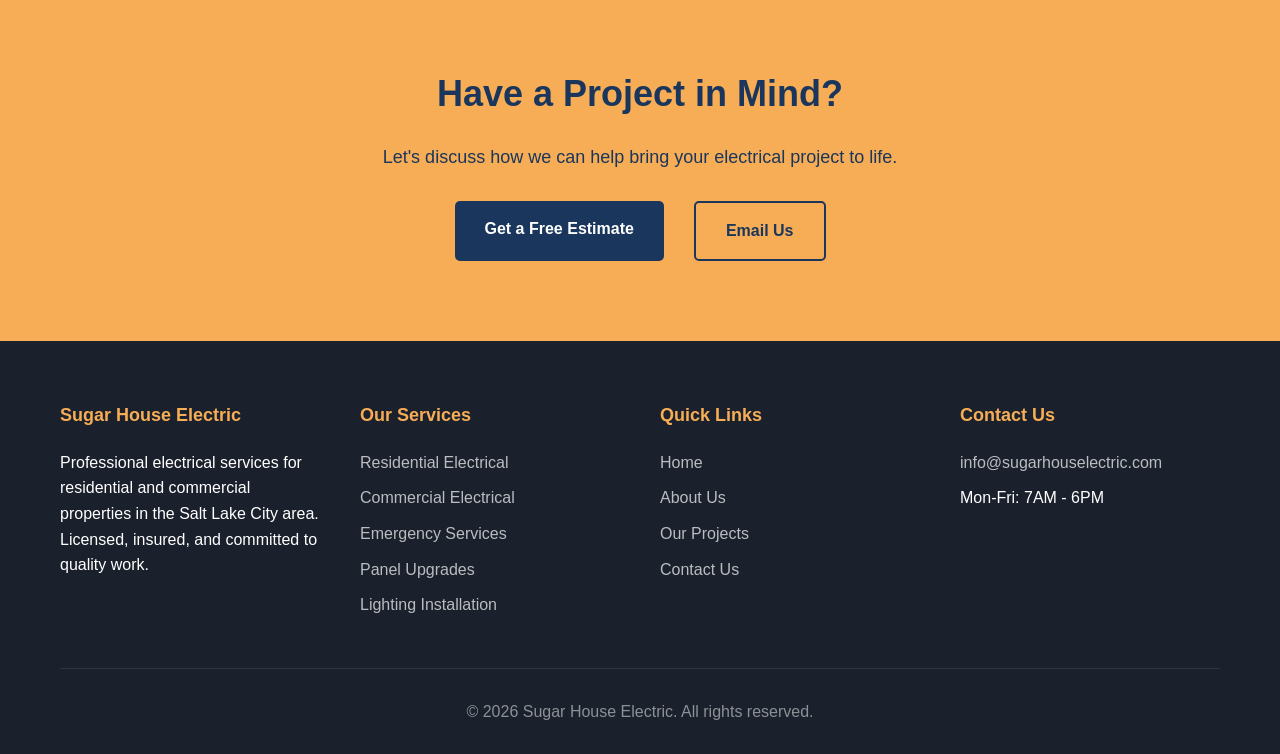
<file: docs/projects.html>
<!DOCTYPE html>
<html lang="en">
<head>
    <meta charset="UTF-8">
    <meta name="viewport" content="width=device-width, initial-scale=1.0">
    <title>Our Projects - Sugar House Electric</title>
    <meta name="description" content="View our portfolio of residential, commercial, and industrial electrical projects across the Wasatch Front.">
    <link rel="stylesheet" href="assets/css/style.css">
</head>
<body>

<header class="site-header">
    <div class="header-top">
        <div class="container">
            <div class="header-top-left">
                <span>Mon-Fri: 7AM - 6PM</span>
            </div>
            <div class="header-top-right">
                <a href="mailto:info@sugarhouselectric.com">info@sugarhouselectric.com</a>
            </div>
        </div>
    </div>
    <div class="header-main">
        <div class="container">
            <a href="index.html" class="site-logo">
                <img src="assets/images/logo.png" alt="Sugar House Electric" style="height: 60px; width: auto;">
            </a>
            <button class="menu-toggle" aria-label="Toggle navigation">&#9776;</button>
            <nav class="main-nav">
                <ul>
                    <li><a href="index.html">Home</a></li>
                    <li><a href="services.html">Services</a></li>
                    <li><a href="projects.html">Projects</a></li>
                    <li><a href="about.html">About</a></li>
                    <li><a href="contact.html">Contact</a></li>
                    <li><a href="contact.html" class="nav-cta">Get a Quote</a></li>
                </ul>
            </nav>
        </div>
    </div>
</header>

<main>
    <div class="page-header">
        <div class="container">
            <h1>Our Projects</h1>
            <p>A showcase of our recent work across the Salt Lake City area</p>
        </div>
    </div>

    <section class="projects">
        <div class="container">
            <div class="projects-grid">
                <div class="project-card">
                    <div class="project-placeholder">
                        <span class="project-placeholder-icon">&#x1F527;</span>
                    </div>
                    <div class="project-card-content">
                        <span class="project-type">Residential</span>
                        <h3>Complete Home Rewiring</h3>
                        <p class="project-location">&#x1F4CD; Sugar House, Salt Lake City</p>
                        <p>Full rewiring of a 1940s bungalow including panel upgrade from 60A to 200A, new outlets throughout, and modern grounded circuits.</p>
                    </div>
                </div>
                <div class="project-card">
                    <div class="project-placeholder">
                        <span class="project-placeholder-icon">&#x1F527;</span>
                    </div>
                    <div class="project-card-content">
                        <span class="project-type">Commercial</span>
                        <h3>Office Building Electrical Fit-Out</h3>
                        <p class="project-location">&#x1F4CD; Downtown Salt Lake City</p>
                        <p>Complete electrical fit-out for a 15,000 sq ft office space including lighting, data cabling, and dedicated circuits for server room.</p>
                    </div>
                </div>
                <div class="project-card">
                    <div class="project-placeholder">
                        <span class="project-placeholder-icon">&#x1F527;</span>
                    </div>
                    <div class="project-card-content">
                        <span class="project-type">Industrial</span>
                        <h3>Warehouse Panel Upgrade</h3>
                        <p class="project-location">&#x1F4CD; West Valley City</p>
                        <p>400-amp panel upgrade for a distribution warehouse, including three-phase power installation and new lighting throughout the facility.</p>
                    </div>
                </div>
                <div class="project-card">
                    <div class="project-placeholder">
                        <span class="project-placeholder-icon">&#x1F527;</span>
                    </div>
                    <div class="project-card-content">
                        <span class="project-type">Residential</span>
                        <h3>Smart Home Lighting System</h3>
                        <p class="project-location">&#x1F4CD; Sandy, UT</p>
                        <p>Whole-home smart lighting installation with automated controls, dimming scenes, and landscape lighting design.</p>
                    </div>
                </div>
                <div class="project-card">
                    <div class="project-placeholder">
                        <span class="project-placeholder-icon">&#x1F527;</span>
                    </div>
                    <div class="project-card-content">
                        <span class="project-type">Commercial</span>
                        <h3>Restaurant Electrical Renovation</h3>
                        <p class="project-location">&#x1F4CD; Murray, UT</p>
                        <p>Full electrical renovation for a restaurant including commercial kitchen circuits, LED lighting retrofit, and outdoor patio electrical.</p>
                    </div>
                </div>
                <div class="project-card">
                    <div class="project-placeholder">
                        <span class="project-placeholder-icon">&#x1F527;</span>
                    </div>
                    <div class="project-card-content">
                        <span class="project-type">Residential</span>
                        <h3>EV Charger Installation</h3>
                        <p class="project-location">&#x1F4CD; Park City, UT</p>
                        <p>Level 2 EV charger installation with dedicated 240V circuit, panel upgrade, and smart charging controls.</p>
                    </div>
                </div>
            </div>
        </div>
    </section>

    <section class="cta">
        <div class="container">
            <h2>Have a Project in Mind?</h2>
            <p>Let's discuss how we can help bring your electrical project to life.</p>
            <div class="cta-buttons">
                <a href="contact.html" class="btn btn-primary">Get a Free Estimate</a>
                <a href="mailto:info@sugarhouselectric.com" class="btn btn-secondary">Email Us</a>
            </div>
        </div>
    </section>
</main>

<footer class="site-footer">
    <div class="container">
        <div class="footer-grid">
            <div class="footer-col">
                <h4>Sugar House Electric</h4>
                <p>Professional electrical services for residential and commercial properties in the Salt Lake City area. Licensed, insured, and committed to quality work.</p>
            </div>
            <div class="footer-col">
                <h4>Our Services</h4>
                <ul>
                    <li><a href="services.html">Residential Electrical</a></li>
                    <li><a href="services.html">Commercial Electrical</a></li>
                    <li><a href="services.html">Emergency Services</a></li>
                    <li><a href="services.html">Panel Upgrades</a></li>
                    <li><a href="services.html">Lighting Installation</a></li>
                </ul>
            </div>
            <div class="footer-col">
                <h4>Quick Links</h4>
                <ul>
                    <li><a href="index.html">Home</a></li>
                    <li><a href="about.html">About Us</a></li>
                    <li><a href="projects.html">Our Projects</a></li>
                    <li><a href="contact.html">Contact Us</a></li>
                </ul>
            </div>
            <div class="footer-col">
                <h4>Contact Us</h4>
                <ul>
                    <li><a href="mailto:info@sugarhouselectric.com">info@sugarhouselectric.com</a></li>
                    <li>Mon-Fri: 7AM - 6PM</li>
                </ul>
            </div>
        </div>
        <div class="footer-bottom">
            <p>&copy; 2026 Sugar House Electric. All rights reserved.</p>
        </div>
    </div>
</footer>

<script src="assets/js/main.js"></script>
</body>
</html>
</file>
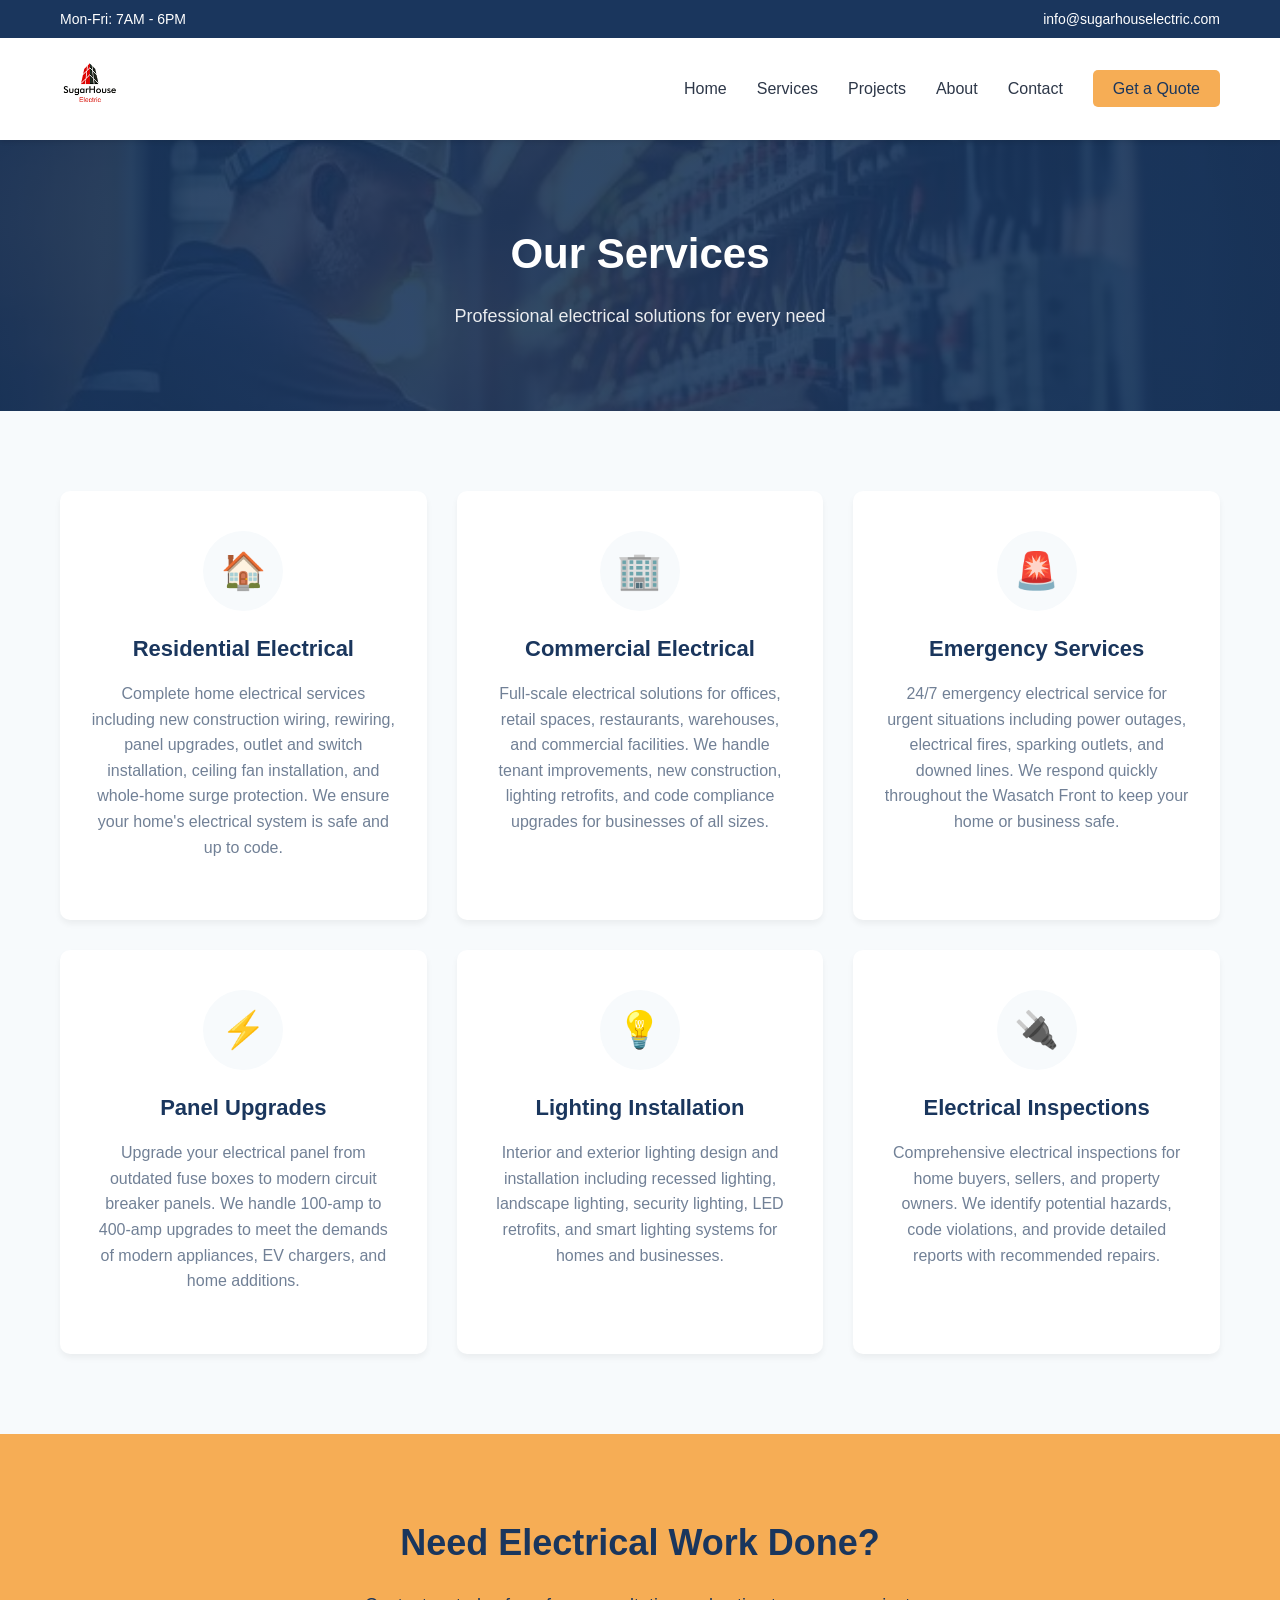
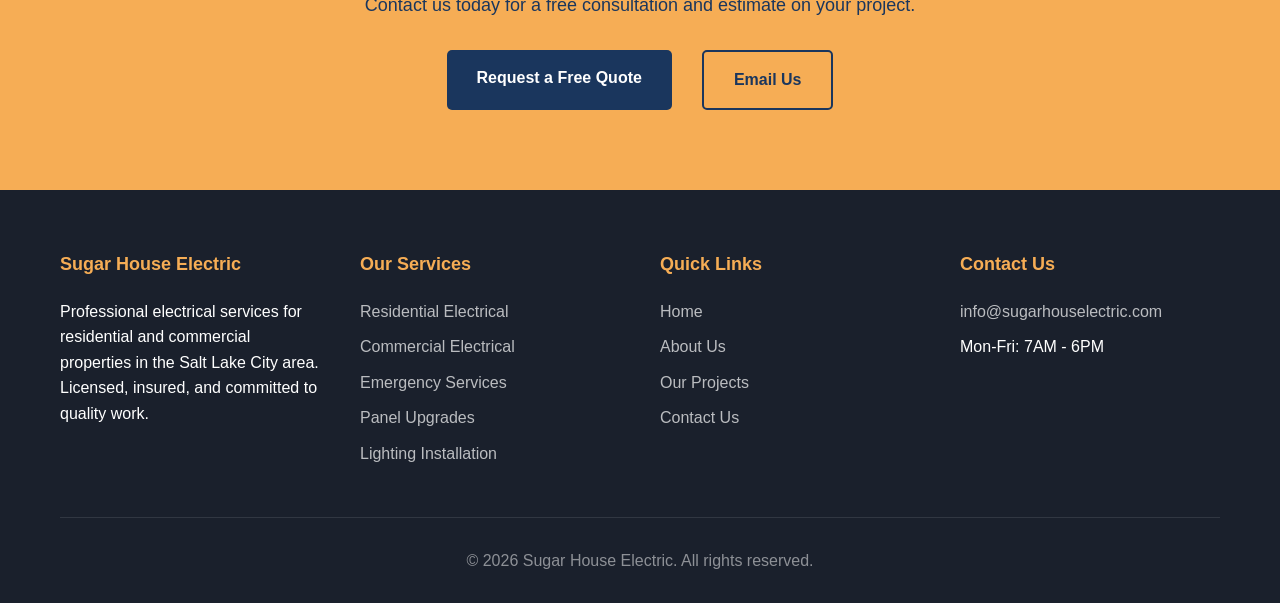
<file: docs/services.html>
<!DOCTYPE html>
<html lang="en">
<head>
    <meta charset="UTF-8">
    <meta name="viewport" content="width=device-width, initial-scale=1.0">
    <title>Our Services - Sugar House Electric</title>
    <meta name="description" content="Full-service electrical contractor offering residential, commercial, and emergency electrical services throughout the Wasatch Front.">
    <link rel="stylesheet" href="assets/css/style.css">
</head>
<body>

<header class="site-header">
    <div class="header-top">
        <div class="container">
            <div class="header-top-left">
                <span>Mon-Fri: 7AM - 6PM</span>
            </div>
            <div class="header-top-right">
                <a href="mailto:info@sugarhouselectric.com">info@sugarhouselectric.com</a>
            </div>
        </div>
    </div>
    <div class="header-main">
        <div class="container">
            <a href="index.html" class="site-logo">
                <img src="assets/images/logo.png" alt="Sugar House Electric" style="height: 60px; width: auto;">
            </a>
            <button class="menu-toggle" aria-label="Toggle navigation">&#9776;</button>
            <nav class="main-nav">
                <ul>
                    <li><a href="index.html">Home</a></li>
                    <li><a href="services.html">Services</a></li>
                    <li><a href="projects.html">Projects</a></li>
                    <li><a href="about.html">About</a></li>
                    <li><a href="contact.html">Contact</a></li>
                    <li><a href="contact.html" class="nav-cta">Get a Quote</a></li>
                </ul>
            </nav>
        </div>
    </div>
</header>

<main>
    <div class="page-header">
        <div class="container">
            <h1>Our Services</h1>
            <p>Professional electrical solutions for every need</p>
        </div>
    </div>

    <section class="services">
        <div class="container">
            <div class="services-grid">
                <div class="service-card">
                    <div class="icon">&#x1F3E0;</div>
                    <h3>Residential Electrical</h3>
                    <p>Complete home electrical services including new construction wiring, rewiring, panel upgrades, outlet and switch installation, ceiling fan installation, and whole-home surge protection. We ensure your home's electrical system is safe and up to code.</p>
                </div>
                <div class="service-card">
                    <div class="icon">&#x1F3E2;</div>
                    <h3>Commercial Electrical</h3>
                    <p>Full-scale electrical solutions for offices, retail spaces, restaurants, warehouses, and commercial facilities. We handle tenant improvements, new construction, lighting retrofits, and code compliance upgrades for businesses of all sizes.</p>
                </div>
                <div class="service-card">
                    <div class="icon">&#x1F6A8;</div>
                    <h3>Emergency Services</h3>
                    <p>24/7 emergency electrical service for urgent situations including power outages, electrical fires, sparking outlets, and downed lines. We respond quickly throughout the Wasatch Front to keep your home or business safe.</p>
                </div>
                <div class="service-card">
                    <div class="icon">&#x26A1;</div>
                    <h3>Panel Upgrades</h3>
                    <p>Upgrade your electrical panel from outdated fuse boxes to modern circuit breaker panels. We handle 100-amp to 400-amp upgrades to meet the demands of modern appliances, EV chargers, and home additions.</p>
                </div>
                <div class="service-card">
                    <div class="icon">&#x1F4A1;</div>
                    <h3>Lighting Installation</h3>
                    <p>Interior and exterior lighting design and installation including recessed lighting, landscape lighting, security lighting, LED retrofits, and smart lighting systems for homes and businesses.</p>
                </div>
                <div class="service-card">
                    <div class="icon">&#x1F50C;</div>
                    <h3>Electrical Inspections</h3>
                    <p>Comprehensive electrical inspections for home buyers, sellers, and property owners. We identify potential hazards, code violations, and provide detailed reports with recommended repairs.</p>
                </div>
            </div>
        </div>
    </section>

    <section class="cta">
        <div class="container">
            <h2>Need Electrical Work Done?</h2>
            <p>Contact us today for a free consultation and estimate on your project.</p>
            <div class="cta-buttons">
                <a href="contact.html" class="btn btn-primary">Request a Free Quote</a>
                <a href="mailto:info@sugarhouselectric.com" class="btn btn-secondary">Email Us</a>
            </div>
        </div>
    </section>
</main>

<footer class="site-footer">
    <div class="container">
        <div class="footer-grid">
            <div class="footer-col">
                <h4>Sugar House Electric</h4>
                <p>Professional electrical services for residential and commercial properties in the Salt Lake City area. Licensed, insured, and committed to quality work.</p>
            </div>
            <div class="footer-col">
                <h4>Our Services</h4>
                <ul>
                    <li><a href="services.html">Residential Electrical</a></li>
                    <li><a href="services.html">Commercial Electrical</a></li>
                    <li><a href="services.html">Emergency Services</a></li>
                    <li><a href="services.html">Panel Upgrades</a></li>
                    <li><a href="services.html">Lighting Installation</a></li>
                </ul>
            </div>
            <div class="footer-col">
                <h4>Quick Links</h4>
                <ul>
                    <li><a href="index.html">Home</a></li>
                    <li><a href="about.html">About Us</a></li>
                    <li><a href="projects.html">Our Projects</a></li>
                    <li><a href="contact.html">Contact Us</a></li>
                </ul>
            </div>
            <div class="footer-col">
                <h4>Contact Us</h4>
                <ul>
                    <li><a href="mailto:info@sugarhouselectric.com">info@sugarhouselectric.com</a></li>
                    <li>Mon-Fri: 7AM - 6PM</li>
                </ul>
            </div>
        </div>
        <div class="footer-bottom">
            <p>&copy; 2026 Sugar House Electric. All rights reserved.</p>
        </div>
    </div>
</footer>

<script src="assets/js/main.js"></script>
</body>
</html>
</file>
<file: docs/assets/css/style.css>
/* Sugar House Electric - Static Site Styles */

:root {
    --primary-color: #1a365d;
    --secondary-color: #f6ad55;
    --accent-color: #2b6cb0;
    --text-color: #2d3748;
    --light-bg: #f7fafc;
    --white: #ffffff;
    --dark-bg: #1a202c;
}

* {
    margin: 0;
    padding: 0;
    box-sizing: border-box;
}

body {
    font-family: -apple-system, BlinkMacSystemFont, 'Segoe UI', Roboto, Oxygen, Ubuntu, sans-serif;
    line-height: 1.6;
    color: var(--text-color);
}

a {
    text-decoration: none;
    color: inherit;
}

img {
    max-width: 100%;
    height: auto;
}

.container {
    max-width: 1200px;
    margin: 0 auto;
    padding: 0 20px;
}

/* Header */
.site-header {
    background: var(--white);
    box-shadow: 0 2px 4px rgba(0,0,0,0.1);
    position: sticky;
    top: 0;
    z-index: 1000;
}

.header-top {
    background: var(--primary-color);
    color: var(--white);
    padding: 8px 0;
    font-size: 14px;
}

.header-top .container {
    display: flex;
    justify-content: space-between;
    align-items: center;
}

.header-top a {
    color: var(--white);
}

.header-top a:hover {
    color: var(--secondary-color);
}

.header-main {
    padding: 15px 0;
}

.header-main .container {
    display: flex;
    justify-content: space-between;
    align-items: center;
}

.site-logo {
    font-size: 24px;
    font-weight: 700;
    color: var(--primary-color);
}

.site-logo span {
    color: var(--secondary-color);
}

/* Navigation */
.main-nav ul {
    display: flex;
    list-style: none;
    gap: 30px;
}

.main-nav a {
    font-weight: 500;
    color: var(--text-color);
    transition: color 0.3s;
}

.main-nav a:hover {
    color: var(--accent-color);
}

.nav-cta {
    background: var(--secondary-color);
    color: var(--primary-color) !important;
    padding: 10px 20px;
    border-radius: 5px;
    font-weight: 600;
}

.nav-cta:hover {
    background: var(--primary-color);
    color: var(--white) !important;
}

/* Mobile Menu Toggle */
.menu-toggle {
    display: none;
    background: none;
    border: none;
    font-size: 24px;
    cursor: pointer;
}

/* Hero Section */
.hero {
    background: linear-gradient(rgba(26, 54, 93, 0.85), rgba(26, 54, 93, 0.85)),
                url('../images/hero-bg.webp') center/cover no-repeat;
    color: var(--white);
    padding: 140px 0 120px;
    text-align: center;
}

.hero-badge {
    display: inline-block;
    background: rgba(255,255,255,0.15);
    padding: 8px 20px;
    border-radius: 30px;
    font-size: 14px;
    font-weight: 500;
    margin-bottom: 25px;
    letter-spacing: 0.5px;
}

.hero h1 {
    font-size: 52px;
    font-weight: 700;
    margin-bottom: 20px;
    line-height: 1.2;
}

.hero > .container > p {
    font-size: 20px;
    max-width: 650px;
    margin: 0 auto 35px;
    opacity: 0.95;
}

.hero p {
    font-size: 20px;
    margin-bottom: 30px;
    max-width: 600px;
    margin-left: auto;
    margin-right: auto;
}

.btn {
    display: inline-block;
    padding: 15px 30px;
    border-radius: 5px;
    font-weight: 600;
    transition: all 0.3s;
}

.btn-primary {
    background: var(--secondary-color);
    color: var(--primary-color);
}

.btn-primary:hover {
    background: var(--white);
}

.btn-secondary {
    background: transparent;
    border: 2px solid var(--white);
    color: var(--white);
    margin-left: 15px;
}

.btn-secondary:hover {
    background: var(--white);
    color: var(--primary-color);
}

.btn-outline {
    background: transparent;
    border: 2px solid var(--primary-color);
    color: var(--primary-color);
}

.btn-outline:hover {
    background: var(--primary-color);
    color: var(--white);
}

.hero-buttons {
    display: flex;
    justify-content: center;
    gap: 15px;
    flex-wrap: wrap;
    margin-bottom: 40px;
}

.hero-buttons .btn {
    display: inline-flex;
    align-items: center;
    gap: 8px;
}

.hero-trust {
    display: flex;
    justify-content: center;
    gap: 30px;
    flex-wrap: wrap;
    font-size: 14px;
    opacity: 0.9;
}

.hero-trust span {
    display: flex;
    align-items: center;
    gap: 6px;
}

/* Intro Section */
.intro {
    padding: 100px 0;
    background: var(--white);
}

.intro-grid {
    display: grid;
    grid-template-columns: 1fr 1fr;
    gap: 80px;
    align-items: center;
}

.intro-content h2 {
    font-size: 36px;
    color: var(--primary-color);
    margin-bottom: 25px;
    line-height: 1.3;
}

.intro-content p {
    font-size: 17px;
    color: #4a5568;
    margin-bottom: 20px;
    line-height: 1.8;
}

.intro-content .btn-outline {
    margin-top: 15px;
}

.intro-features {
    display: grid;
    grid-template-columns: 1fr 1fr;
    gap: 25px;
}

.feature-item {
    display: flex;
    gap: 15px;
    padding: 25px;
    background: var(--light-bg);
    border-radius: 10px;
    transition: transform 0.3s, box-shadow 0.3s;
}

.feature-item:hover {
    transform: translateY(-3px);
    box-shadow: 0 10px 25px rgba(0,0,0,0.08);
}

.feature-icon {
    font-size: 28px;
    flex-shrink: 0;
}

.feature-text h4 {
    font-size: 16px;
    color: var(--primary-color);
    margin-bottom: 5px;
}

.feature-text p {
    font-size: 14px;
    color: #718096;
    margin: 0;
}

/* Services Section */
.services {
    padding: 80px 0;
    background: var(--light-bg);
}

.section-title {
    text-align: center;
    margin-bottom: 50px;
}

.section-title h2 {
    font-size: 36px;
    color: var(--primary-color);
    margin-bottom: 15px;
}

.section-title p {
    color: #718096;
    max-width: 600px;
    margin: 0 auto;
}

.services-grid {
    display: grid;
    grid-template-columns: repeat(auto-fit, minmax(280px, 1fr));
    gap: 30px;
}

.service-card {
    background: var(--white);
    padding: 40px 30px;
    border-radius: 10px;
    text-align: center;
    box-shadow: 0 4px 6px rgba(0,0,0,0.05);
    transition: transform 0.3s, box-shadow 0.3s;
}

.service-card:hover {
    transform: translateY(-5px);
    box-shadow: 0 10px 20px rgba(0,0,0,0.1);
}

.service-card .icon {
    width: 80px;
    height: 80px;
    background: var(--light-bg);
    border-radius: 50%;
    display: flex;
    align-items: center;
    justify-content: center;
    margin: 0 auto 20px;
    font-size: 36px;
}

.service-card h3 {
    font-size: 22px;
    margin-bottom: 15px;
    color: var(--primary-color);
}

.service-card p {
    color: #718096;
    margin-bottom: 20px;
}

.service-card .learn-more {
    color: var(--accent-color);
    font-weight: 600;
}

.service-card .learn-more:hover {
    text-decoration: underline;
}

.services-cta,
.projects-cta {
    text-align: center;
    margin-top: 50px;
}

/* Why Choose Us */
.why-us {
    padding: 80px 0;
}

.why-us-grid {
    display: grid;
    grid-template-columns: repeat(auto-fit, minmax(250px, 1fr));
    gap: 40px;
}

.why-us-item {
    text-align: center;
}

.why-us-item .number {
    font-size: 48px;
    font-weight: 700;
    color: var(--secondary-color);
    margin-bottom: 10px;
}

.why-us-item h3 {
    font-size: 18px;
    color: var(--primary-color);
    margin-bottom: 10px;
}

/* Service Areas Section */
.service-areas {
    padding: 60px 0;
    background: var(--primary-color);
    color: var(--white);
}

.areas-content {
    text-align: center;
}

.areas-content h2 {
    font-size: 28px;
    margin-bottom: 15px;
}

.areas-content > p {
    opacity: 0.85;
    margin-bottom: 25px;
}

.areas-list {
    display: flex;
    justify-content: center;
    flex-wrap: wrap;
    gap: 15px;
}

.areas-list span {
    background: rgba(255,255,255,0.15);
    padding: 8px 20px;
    border-radius: 25px;
    font-size: 14px;
}

/* Projects Section */
.projects {
    padding: 80px 0;
    background: var(--light-bg);
}

.projects-grid {
    display: grid;
    grid-template-columns: repeat(auto-fit, minmax(350px, 1fr));
    gap: 30px;
}

.project-card {
    background: var(--white);
    border-radius: 10px;
    overflow: hidden;
    box-shadow: 0 4px 6px rgba(0,0,0,0.05);
    transition: transform 0.3s ease, box-shadow 0.3s ease;
}

.project-card:hover {
    transform: translateY(-5px);
    box-shadow: 0 10px 30px rgba(0,0,0,0.1);
}

.project-card img {
    width: 100%;
    height: 250px;
    object-fit: cover;
}

.project-card-content {
    padding: 25px;
}

.project-card h3 {
    font-size: 20px;
    color: var(--primary-color);
    margin-bottom: 10px;
}

.project-card a {
    color: var(--primary-color);
}

.project-card a:hover {
    color: var(--accent-color);
}

.project-card p {
    color: #718096;
}

.project-placeholder {
    display: flex;
    align-items: center;
    justify-content: center;
    width: 100%;
    height: 250px;
    background: linear-gradient(135deg, #e2e8f0 0%, #cbd5e0 100%);
}

.project-placeholder-icon {
    font-size: 48px;
    opacity: 0.5;
}

.project-type {
    display: inline-block;
    background: var(--secondary-color);
    color: var(--primary-color);
    padding: 4px 12px;
    border-radius: 4px;
    font-size: 12px;
    font-weight: 600;
    text-transform: uppercase;
    letter-spacing: 0.5px;
    margin-bottom: 10px;
}

.project-location {
    font-size: 14px;
    color: #718096;
    margin-top: 8px;
}

/* Testimonials */
.testimonials {
    padding: 80px 0;
    background: var(--primary-color);
    color: var(--white);
}

.testimonials .section-title h2 {
    color: var(--white);
}

.testimonials .section-title p {
    color: rgba(255,255,255,0.7);
}

.testimonials-grid {
    display: grid;
    grid-template-columns: repeat(auto-fit, minmax(320px, 1fr));
    gap: 30px;
}

.testimonials .testimonial-card {
    background: rgba(255,255,255,0.1);
    padding: 35px;
    border-radius: 10px;
    text-align: left;
    max-width: none;
    margin: 0;
}

.testimonial-stars {
    color: var(--secondary-color);
    font-size: 18px;
    margin-bottom: 15px;
    letter-spacing: 2px;
}

.testimonials .testimonial-card blockquote {
    font-size: 16px;
    line-height: 1.7;
    margin-bottom: 20px;
    font-style: normal;
}

.testimonials .testimonial-card cite {
    display: block;
    font-style: normal;
    font-weight: 600;
}

.testimonials .testimonial-card cite strong {
    display: block;
    font-size: 16px;
    margin-bottom: 3px;
}

.testimonials .testimonial-card cite span {
    font-size: 14px;
    opacity: 0.7;
}

/* CTA Section */
.cta {
    padding: 80px 0;
    background: var(--secondary-color);
    text-align: center;
}

.cta h2 {
    font-size: 36px;
    color: var(--primary-color);
    margin-bottom: 20px;
}

.cta p {
    font-size: 18px;
    margin-bottom: 30px;
    color: var(--primary-color);
}

.cta .btn-primary {
    background: var(--primary-color);
    color: var(--white);
}

.cta .btn-primary:hover {
    background: var(--dark-bg);
}

.cta-buttons {
    display: flex;
    justify-content: center;
    gap: 15px;
    flex-wrap: wrap;
}

.cta .btn-secondary {
    border-color: var(--primary-color);
    color: var(--primary-color);
}

.cta .btn-secondary:hover {
    background: var(--primary-color);
    color: var(--white);
}

/* Footer */
.site-footer {
    background: var(--dark-bg);
    color: var(--white);
    padding: 60px 0 30px;
}

.footer-grid {
    display: grid;
    grid-template-columns: repeat(auto-fit, minmax(250px, 1fr));
    gap: 40px;
    margin-bottom: 40px;
}

.footer-col h4 {
    font-size: 18px;
    margin-bottom: 20px;
    color: var(--secondary-color);
}

.footer-col ul {
    list-style: none;
}

.footer-col ul li {
    margin-bottom: 10px;
}

.footer-col a {
    color: rgba(255,255,255,0.7);
    transition: color 0.3s;
}

.footer-col a:hover {
    color: var(--secondary-color);
}

.footer-bottom {
    border-top: 1px solid rgba(255,255,255,0.1);
    padding-top: 30px;
    text-align: center;
    color: rgba(255,255,255,0.5);
}

/* Contact Page */
.contact-section {
    padding: 80px 0;
}

.contact-grid {
    display: grid;
    grid-template-columns: 1fr 1fr;
    gap: 60px;
}

.contact-form input,
.contact-form textarea,
.contact-form select {
    width: 100%;
    padding: 15px;
    margin-bottom: 20px;
    border: 1px solid #e2e8f0;
    border-radius: 5px;
    font-size: 16px;
    font-family: inherit;
}

.contact-form textarea {
    min-height: 150px;
    resize: vertical;
}

.contact-form button {
    background: var(--primary-color);
    color: var(--white);
    border: none;
    padding: 15px 40px;
    font-size: 16px;
    border-radius: 5px;
    cursor: pointer;
    transition: background 0.3s;
}

.contact-form button:hover {
    background: var(--accent-color);
}

.contact-info-item {
    display: flex;
    align-items: flex-start;
    gap: 15px;
    margin-bottom: 30px;
}

.contact-info-item .icon {
    width: 50px;
    height: 50px;
    background: var(--light-bg);
    border-radius: 50%;
    display: flex;
    align-items: center;
    justify-content: center;
    font-size: 20px;
    flex-shrink: 0;
}

/* Page Header */
.page-header {
    background: linear-gradient(rgba(26, 54, 93, 0.9), rgba(26, 54, 93, 0.9)),
                url('../images/hero-bg.webp') center/cover no-repeat;
    color: var(--white);
    padding: 80px 0;
    text-align: center;
}

.page-header h1 {
    font-size: 42px;
    margin-bottom: 15px;
}

.page-header p {
    font-size: 18px;
    opacity: 0.9;
}

/* Accessibility */
:focus {
    outline: 2px solid var(--accent-color);
    outline-offset: 2px;
}

/* Print styles */
@media print {
    .site-header,
    .site-footer,
    .cta {
        display: none;
    }

    .hero {
        background: none;
        color: #000;
        padding: 20px 0;
    }
}

/* Responsive */
@media (max-width: 768px) {
    .menu-toggle {
        display: block;
    }

    .main-nav {
        display: none;
        position: absolute;
        top: 100%;
        left: 0;
        right: 0;
        background: var(--white);
        padding: 20px;
        box-shadow: 0 4px 6px rgba(0,0,0,0.1);
    }

    .main-nav.active {
        display: block;
    }

    .main-nav ul {
        flex-direction: column;
        gap: 15px;
    }

    .hero {
        padding: 80px 0 60px;
    }

    .hero h1 {
        font-size: 32px;
    }

    .hero p {
        font-size: 16px;
    }

    .hero-trust {
        flex-direction: column;
        gap: 10px;
    }

    .btn-secondary {
        margin-left: 0;
        margin-top: 15px;
    }

    .intro-grid {
        grid-template-columns: 1fr;
        gap: 40px;
    }

    .intro-features {
        grid-template-columns: 1fr;
    }

    .contact-grid {
        grid-template-columns: 1fr;
    }

    .header-top .container {
        flex-direction: column;
        gap: 5px;
    }

    .areas-list {
        gap: 10px;
    }

    .testimonials-grid {
        grid-template-columns: 1fr;
    }

    .projects-grid {
        grid-template-columns: 1fr;
    }
}
</file>
